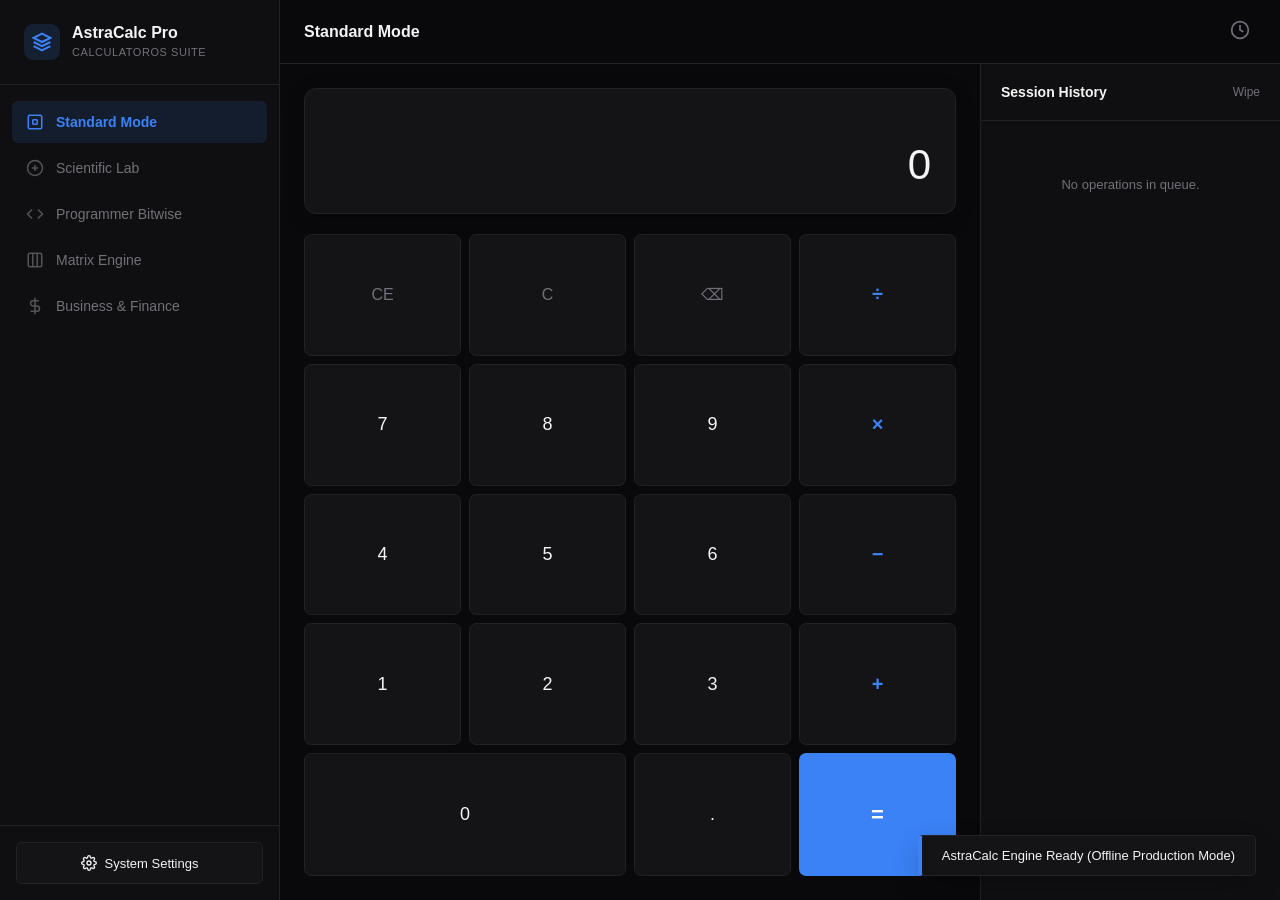
<file: WebDev-L2-Calculator/index.html>
<!DOCTYPE html>
<html lang="en">
<head>
    <meta charset="UTF-8">
    <meta name="viewport" content="width=device-width, initial-scale=1.0">
    <title>AstraCalc Pro - Next-Gen Desktop Calculator Suite</title>
    <link rel="stylesheet" href="styles.css">
</head>
<body data-theme="midnight" data-radius="medium" data-animation="normal" data-font="inter">
    <div class="app-container">
        <!-- Sidebar Navigation -->
        <aside class="sidebar" id="sidebar" aria-label="Application Navigation">
            <div class="sidebar-header">
                <div class="brand-logo">
                    <svg viewBox="0 0 24 24" fill="none" stroke="currentColor" stroke-width="2.5"><polygon points="12 2 2 7 12 12 22 7 12 2"></polygon><polyline points="2 17 12 22 22 17"></polyline><polyline points="2 12 12 17 22 12"></polyline></svg>
                </div>
                <div class="brand-details">
                    <h1 class="brand-title">AstraCalc Pro</h1>
                    <span class="brand-subtitle">CalculatorOS Suite</span>
                </div>
            </div>
            
            <nav class="sidebar-menu" aria-label="Calculator Modes">
                <button class="menu-item active" data-mode="standard">
                    <svg viewBox="0 0 24 24" fill="none" stroke="currentColor" stroke-width="2"><rect x="3" y="3" width="18" height="18" rx="2" ry="2"></rect><line x1="9" y1="9" x2="15" y2="9"></line><line x1="9" y1="15" x2="15" y2="15"></line><line x1="9" y1="9" x2="9" y2="15"></line><line x1="15" y1="9" x2="15" y2="15"></line></svg>
                    <span>Standard Mode</span>
                </button>
                <button class="menu-item" data-mode="scientific">
                    <svg viewBox="0 0 24 24" fill="none" stroke="currentColor" stroke-width="2"><circle cx="12" cy="12" r="10"></circle><line x1="8" y1="12" x2="16" y2="12"></line><line x1="12" y1="8" x2="12" y2="16"></line></svg>
                    <span>Scientific Lab</span>
                </button>
                <button class="menu-item" data-mode="programmer">
                    <svg viewBox="0 0 24 24" fill="none" stroke="currentColor" stroke-width="2"><polyline points="16 18 22 12 16 6"></polyline><polyline points="8 6 2 12 8 18"></polyline></svg>
                    <span>Programmer Bitwise</span>
                </button>
                <button class="menu-item" data-mode="matrix">
                    <svg viewBox="0 0 24 24" fill="none" stroke="currentColor" stroke-width="2"><rect x="3" y="3" width="18" height="18" rx="2"></rect><line x1="9" y1="3" x2="9" y2="21"></line><line x1="15" y1="3" x2="15" y2="21"></line></svg>
                    <span>Matrix Engine</span>
                </button>
                <button class="menu-item" data-mode="business">
                    <svg viewBox="0 0 24 24" fill="none" stroke="currentColor" stroke-width="2"><line x1="12" y1="1" x2="12" y2="23"></line><path d="M17 5H9.5a3.5 3.5 0 0 0 0 7h5a3.5 3.5 0 0 1 0 7H6"></path></svg>
                    <span>Business & Finance</span>
                </button>
            </nav>

            <div class="sidebar-footer">
                <button class="config-toggle-btn" id="openSettingsBtn">
                    <svg viewBox="0 0 24 24" fill="none" stroke="currentColor" stroke-width="2"><circle cx="12" cy="12" r="3"></circle><path d="M19.4 15a1.65 1.65 0 0 0 .33 1.82l.06.06a2 2 0 1 1-2.83 2.83l-.06-.06a1.65 1.65 0 0 0-1.82-.33 1.65 1.65 0 0 0-1 1.51V21a2 2 0 0 1-4 0v-.09A1.65 1.65 0 0 0 9 19.4a1.65 1.65 0 0 0-1.82.33l-.06.06a2 2 0 1 1-2.83-2.83l.06-.06a1.65 1.65 0 0 0 .33-1.82 1.65 1.65 0 0 0-1.51-1H3a2 2 0 0 1 0-4h.09A1.65 1.65 0 0 0 4.6 9a1.65 1.65 0 0 0-.33-1.82l-.06-.06a2 2 0 1 1 2.83-2.83l.06.06a1.65 1.65 0 0 0 1.82.33H9a1.65 1.65 0 0 0 1-1.51V3a2 2 0 0 1 4 0v.09a1.65 1.65 0 0 0 1 1.51 1.65 1.65 0 0 0 1.82-.33l.06-.06a2 2 0 1 1 2.83 2.83l-.06.06a1.65 1.65 0 0 0-.33 1.82V9a1.65 1.65 0 0 0 1.51 1H21a2 2 0 0 1 0 4h-.09a1.65 1.65 0 0 0-1.51 1z"></path></svg>
                    <span>System Settings</span>
                </button>
            </div>
        </aside>

        <!-- Main Content Area -->
        <main class="main-viewport" aria-label="Workspace">
            <!-- Global App Header Bar -->
            <header class="app-header">
                <button class="sidebar-toggle" id="sidebarToggle" aria-label="Toggle Navigation Sidebar">
                    <svg viewBox="0 0 24 24" fill="none" stroke="currentColor" stroke-width="2"><line x1="3" y1="12" x2="21" y2="12"></line><line x1="3" y1="6" x2="21" y2="6"></line><line x1="3" y1="18" x2="21" y2="18"></line></svg>
                </button>
                <div class="current-mode-title" id="viewTitle">Standard Mode</div>
                <div class="header-actions">
                    <button class="action-icon-btn" id="historyToggleBtn" title="Toggle Calculation Log">
                        <svg viewBox="0 0 24 24" fill="none" stroke="currentColor" stroke-width="2"><circle cx="12" cy="12" r="10"></circle><polyline points="12 6 12 12 16 14"></polyline></svg>
                    </button>
                </div>
            </header>

            <div class="workspace-body">
                <!-- Workspace Panels Layer -->
                <div class="panels-container">
                    
                    <!-- MODULE 1: STANDARD CALCULATOR -->
                    <section class="calc-module active" idmod="standard" aria-label="Standard Entry Grid">
                        <div class="display-container">
                            <div class="expression-line" id="standardExpr" aria-live="polite"></div>
                            <input type="text" class="result-line" id="standardResult" value="0" readonly aria-label="Result View">
                        </div>
                        <div class="grid-keyboard standard-grid">
                            <button class="btn btn-func" data-action="clear">CE</button>
                            <button class="btn btn-func" data-action="clearAll">C</button>
                            <button class="btn btn-func" data-action="backspace">⌫</button>
                            <button class="btn btn-op" data-token="/">÷</button>
                            
                            <button class="btn btn-num">7</button>
                            <button class="btn btn-num">8</button>
                            <button class="btn btn-num">9</button>
                            <button class="btn btn-op" data-token="*">×</button>
                            
                            <button class="btn btn-num">4</button>
                            <button class="btn btn-num">5</button>
                            <button class="btn btn-num">6</button>
                            <button class="btn btn-op" data-token="-">−</button>
                            
                            <button class="btn btn-num">1</button>
                            <button class="btn btn-num">2</button>
                            <button class="btn btn-num">3</button>
                            <button class="btn btn-op" data-token="+">+</button>
                            
                            <button class="btn btn-num" style="grid-column: span 2;">0</button>
                            <button class="btn btn-num">.</button>
                            <button class="btn btn-action equals-btn" data-action="evaluate">=</button>
                        </div>
                    </section>

                    <!-- MODULE 2: SCIENTIFIC LAB -->
                    <section class="calc-module" idmod="scientific" aria-label="Scientific Grid Lab">
                        <div class="display-container">
                            <div class="expression-line" id="scientificExpr" aria-live="polite"></div>
                            <input type="text" class="result-line" id="scientificResult" value="0" readonly aria-label="Scientific Result View">
                        </div>
                        <div class="scientific-layout-grid">
                            <!-- Memory Controls sub-strip -->
                            <div class="memory-strip">
                                <button class="mem-btn" data-mem="mc">MC</button>
                                <button class="mem-btn" data-mem="mr">MR</button>
                                <button class="mem-btn" data-mem="ms">MS</button>
                                <button class="mem-btn" data-mem="m+">M+</button>
                                <button class="mem-btn" data-mem="m-">M-</button>
                            </div>
                            <div class="grid-keyboard scientific-grid">
                                <button class="btn btn-sci" data-sci="sin">sin</button>
                                <button class="btn btn-sci" data-sci="cos">cos</button>
                                <button class="btn btn-sci" data-sci="tan">tan</button>
                                <button class="btn btn-sci" data-sci="log">log</button>
                                <button class="btn btn-sci" data-sci="ln">ln</button>

                                <button class="btn btn-sci" data-sci="sqrt">√</button>
                                <button class="btn btn-sci" data-sci="sqr">x²</button>
                                <button class="btn btn-sci" data-sci="cube">x³</button>
                                <button class="btn btn-op" data-token="^">xʸ</button>
                                <button class="btn btn-sci" data-sci="fact">!</button>

                                <button class="btn btn-sci" data-sci="pi">π</button>
                                <button class="btn btn-sci" data-sci="e">e</button>
                                <button class="btn btn-sci" data-sci="abs">abs</button>
                                <button class="btn btn-op" data-token="%">%</button>
                                <button class="btn btn-func" data-action="backspace">⌫</button>

                                <button class="btn btn-num">7</button>
                                <button class="btn btn-num">8</button>
                                <button class="btn btn-num">9</button>
                                <button class="btn btn-func" data-action="clearAll">C</button>
                                <button class="btn btn-op" data-token="/">÷</button>

                                <button class="btn btn-num">4</button>
                                <button class="btn btn-num">5</button>
                                <button class="btn btn-num">6</button>
                                <button class="btn btn-op" data-token="*">×</button>
                                <button class="btn btn-op" data-token="-">−</button>

                                <button class="btn btn-num">1</button>
                                <button class="btn btn-num">2</button>
                                <button class="btn btn-num">3</button>
                                <button class="btn btn-op" data-token="+">+</button>
                                <button class="btn btn-action equals-btn" style="grid-row: span 2;" data-action="evaluate">=</button>

                                <button class="btn btn-num" style="grid-column: span 2;">0</button>
                                <button class="btn btn-num">.</button>
                                <button class="btn btn-sci" data-sci="neg">±</button>
                            </div>
                        </div>
                    </section>

                    <!-- MODULE 3: PROGRAMMER BITWISE -->
                    <section class="calc-module" idmod="programmer" aria-label="Programmer Radix Control">
                        <div class="programmer-radix-readout">
                            <div class="radix-row active" data-base="10">
                                <span class="lbl">DEC</span><span class="val" id="decReadout">0</span>
                            </div>
                            <div class="radix-row" data-base="16">
                                <span class="lbl">HEX</span><span class="val" id="hexReadout">0</span>
                            </div>
                            <div class="radix-row" data-base="8">
                                <span class="lbl">OCT</span><span class="val" id="octReadout">0</span>
                            </div>
                            <div class="radix-row" data-base="2">
                                <span class="lbl">BIN</span><span class="val" id="binReadout">0</span>
                            </div>
                        </div>
                        <div class="display-container">
                            <input type="text" class="result-line" id="programmerDisplay" value="0" readonly>
                        </div>
                        <div class="grid-keyboard programmer-grid">
                            <button class="btn btn-alpha" data-hex="A">A</button>
                            <button class="btn btn-alpha" data-hex="B">B</button>
                            <button class="btn btn-op" data-prog-op="AND">AND</button>
                            <button class="btn btn-op" data-prog-op="OR">OR</button>
                            <button class="btn btn-func" data-action="clearAll">C</button>
                            <button class="btn btn-func" data-action="backspace">⌫</button>

                            <button class="btn btn-alpha" data-hex="C">C</button>
                            <button class="btn btn-alpha" data-hex="D">D</button>
                            <button class="btn btn-op" data-prog-op="XOR">XOR</button>
                            <button class="btn btn-op" data-prog-op="NOT">NOT</button>
                            <button class="btn btn-num">7</button>
                            <button class="btn btn-num">8</button>

                            <button class="btn btn-alpha" data-hex="E">E</button>
                            <button class="btn btn-alpha" data-hex="F">F</button>
                            <button class="btn btn-op" data-prog-op="LSH">LSH</button>
                            <button class="btn btn-op" data-prog-op="RSH">RSH</button>
                            <button class="btn btn-num">4</button>
                            <button class="btn btn-num">5</button>

                            <button class="btn btn-num" style="grid-column: span 2;">9</button>
                            <button class="btn btn-num">1</button>
                            <button class="btn btn-num">2</button>
                            <button class="btn btn-num">3</button>
                            <button class="btn btn-num">6</button>

                            <button class="btn btn-num" style="grid-column: span 2;">0</button>
                            <button class="btn btn-action equals-btn" style="grid-column: span 4;" data-action="progCalc">=</button>
                        </div>
                    </section>

                    <!-- MODULE 4: MATRIX ENGINE -->
                    <section class="calc-module" idmod="matrix" aria-label="Matrix Processing Form">
                        <div class="matrix-workbench">
                            <div class="matrix-card">
                                <h3>Matrix A (3x3)</h3>
                                <div class="matrix-grid-inputs" id="matrixAContainer">
                                    <!-- Populated programmatically -->
                                </div>
                            </div>
                            <div class="matrix-card">
                                <h3>Matrix B (3x3)</h3>
                                <div class="matrix-grid-inputs" id="matrixBContainer">
                                    <!-- Populated programmatically -->
                                </div>
                            </div>
                        </div>
                        <div class="matrix-controls-toolbar">
                            <button class="btn btn-panel-action" data-matrix-op="add">A + B</button>
                            <button class="btn btn-panel-action" data-matrix-op="subtract">A - B</button>
                            <button class="btn btn-panel-action" data-matrix-op="detA">Det (A)</button>
                            <button class="btn btn-panel-action" data-matrix-op="transposeA">Transpose (A)</button>
                            <button class="btn btn-panel-action" data-matrix-op="clearMatrix">Clear Matrices</button>
                        </div>
                        <div class="matrix-output-card">
                            <h4>Result Output Terminal</h4>
                            <div id="matrixResultView" class="matrix-terminal-readout">Initialize matrices or perform operation...</div>
                        </div>
                    </section>

                    <!-- MODULE 5: BUSINESS & FINANCE -->
                    <section class="calc-module" idmod="business" aria-label="Financial Application Controls">
                        <div class="finance-workspace-grid">
                            <!-- Section: EMI/Loan -->
                            <div class="finance-form-card">
                                <h3>Loan EMI Calculator</h3>
                                <div class="form-row">
                                    <label for="emiPrincipal">Principal Amount</label>
                                    <input type="number" id="emiPrincipal" value="100000">
                                </div>
                                <div class="form-row">
                                    <label for="emiRate">Annual Interest (%)</label>
                                    <input type="number" id="emiRate" value="7.5" step="0.1">
                                </div>
                                <div class="form-row">
                                    <label for="emiTenure">Tenure (Months)</label>
                                    <input type="number" id="emiTenure" value="24">
                                </div>
                                <button class="btn btn-panel-action" id="calcEmiBtn">Calculate EMI</button>
                                <div class="form-result-snippet" id="emiOutput">Monthly Installment: --</div>
                            </div>

                            <!-- Section: Tax/VAT/GST -->
                            <div class="finance-form-card">
                                <h3>Tax / GST Engine</h3>
                                <div class="form-row">
                                    <label for="taxAmount">Net Amount</label>
                                    <input type="number" id="taxAmount" value="5000">
                                </div>
                                <div class="form-row">
                                    <label for="taxRate">Tax Rate Percentage (%)</label>
                                    <input type="number" id="taxRate" value="18">
                                </div>
                                <div class="form-button-cluster">
                                    <button class="btn btn-panel-action" id="taxAddBtn">Add Tax</button>
                                    <button class="btn btn-panel-action" id="taxRemoveBtn">Remove Tax</button>
                                </div>
                                <div class="form-result-snippet" id="taxOutput">Calculated Values: --</div>
                            </div>
                        </div>
                    </section>

                </div>

                <!-- Global Collapsible History Side View -->
                <aside class="history-sidebar" id="historySidebar" aria-label="Calculation History Log">
                    <div class="history-title-bar">
                        <h2>Session History</h2>
                        <button class="history-clear-action-btn" id="clearHistoryBtn" title="Wipe History Logs">Wipe</button>
                    </div>
                    <div class="history-items-stack" id="historyItemsContainer">
                        <div class="history-empty-state">No operations in queue.</div>
                    </div>
                </aside>

            </div>
        </main>
    </div>

    <!-- UI Experience Personalization Panel Backdrop Modal -->
    <div class="modal-backdrop" id="settingsModal" aria-hidden="true">
        <div class="modal-surface" role="dialog" aria-modal="true" aria-labelledby="settingsModalTitle">
            <div class="modal-header">
                <h2 id="settingsModalTitle">Theme Design Customizer</h2>
                <button class="modal-close-btn" id="closeSettingsBtn" aria-label="Close Settings Panel">&times;</button>
            </div>
            <div class="modal-body-scroll">
                <!-- Theme Select Swatches -->
                <div class="settings-control-section">
                    <h3>Base Aesthetic Profile</h3>
                    <div class="theme-swatch-grid">
                        <button class="swatch active" data-swatch="midnight" style="background:#09090b; color:#fff;">Midnight</button>
                        <button class="swatch" data-swatch="jetblack" style="background:#000000; color:#fff;">Jet Black</button>
                        <button class="swatch" data-swatch="charcoal" style="background:#1c1917; color:#f5f5f4;">Charcoal</button>
                        <button class="swatch" data-swatch="graphite" style="background:#18181b; color:#f4f4f5;">Graphite</button>
                        <button class="swatch" data-swatch="glass" style="background:linear-gradient(135deg, #1e1b4b, #311042); color:#fff;">Glassmorphic</button>
                    </div>
                </div>

                <!-- Accent Color Configuration -->
                <div class="settings-control-section">
                    <h3>Accent Highlight Hue</h3>
                    <div class="accent-color-strip">
                        <button class="accent-dot active" data-accent="electric-blue" style="background:#3b82f6;" title="Electric Blue"></button>
                        <button class="accent-dot" data-accent="emerald" style="background:#10b981;" title="Emerald Mint"></button>
                        <button class="accent-dot" data-accent="crimson" style="background:#ef4444;" title="Crimson Red"></button>
                        <button class="accent-dot" data-accent="royal-purple" style="background:#8b5cf6;" title="Royal Purple"></button>
                        <button class="accent-dot" data-accent="gold" style="background:#f59e0b;" title="Gold Dust"></button>
                    </div>
                </div>

                <!-- Layout Structural Metrics Customization Sliders -->
                <div class="settings-control-section">
                    <h3>Layout Engineering Variables</h3>
                    <div class="slider-row">
                        <label>Card Corner Radius</label>
                        <select id="settingRadius" class="custom-select">
                            <option value="none">Sharp Corners (0px)</option>
                            <option value="small">Subtle (6px)</option>
                            <option value="medium" selected>Fluent Rounded (12px)</option>
                            <option value="large">Deep Arc (24px)</option>
                        </select>
                    </div>
                    <div class="slider-row">
                        <label>Interface Font Engine</label>
                        <select id="settingFont" class="custom-select">
                            <option value="inter">Inter Display</option>
                            <option value="system">SF Pro / System Default</option>
                            <option value="monospace">Space Grotesk / Tech</option>
                        </select>
                    </div>
                    <div class="slider-row">
                        <label>Transition Animation Profile</label>
                        <select id="settingAnimation" class="custom-select">
                            <option value="none">Instant (0ms)</option>
                            <option value="snappy">Snappy (150ms)</option>
                            <option value="normal" selected>Smooth Motion (300ms)</option>
                        </select>
                    </div>
                </div>
            </div>
        </div>
    </div>

    <!-- Interactive System Message Toasts Container -->
    <div class="toast-boundary-anchor" id="toastContainer"></div>

    <script src="app.js"></script>
</body>
</html>
</file>
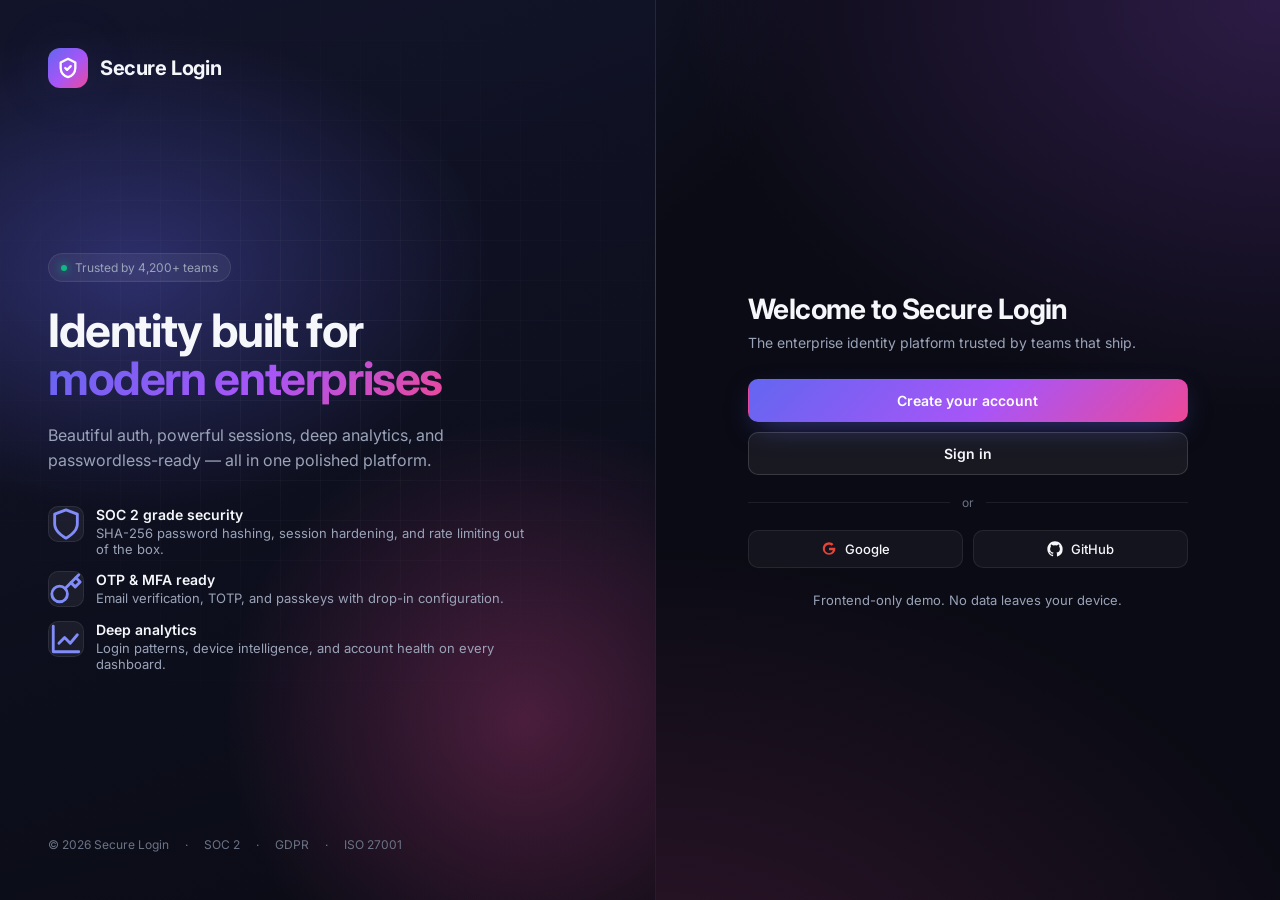
<file: WebDev-L2-LoginAuthenticationSystem/index.html>
<!doctype html>
<html lang="en" data-theme="dark">
<head>
  <meta charset="utf-8" />
  <meta name="viewport" content="width=device-width, initial-scale=1" />
  <title>Secure Login Enterprise Authentication Platform</title>
  <meta name="description" content="A premium, frontend-only authentication platform with OTP verification, secure sessions, analytics, and beautiful dashboards." />
  <meta property="og:title" content="Secure Login" />
  <meta property="og:description" content="Enterprise authentication platform demo." />
  <meta property="og:type" content="website" />
  <meta name="twitter:card" content="summary_large_image" />
  <link rel="icon" href="data:image/svg+xml,%3Csvg xmlns='http://www.w3.org/2000/svg' viewBox='0 0 32 32'%3E%3Cdefs%3E%3ClinearGradient id='g' x1='0' y1='0' x2='1' y2='1'%3E%3Cstop offset='0' stop-color='%236366f1'/%3E%3Cstop offset='1' stop-color='%23ec4899'/%3E%3C/linearGradient%3E%3C/defs%3E%3Crect width='32' height='32' rx='8' fill='url(%23g)'/%3E%3Cpath d='M16 6 8 9v6c0 5 3.5 8.5 8 10 4.5-1.5 8-5 8-10V9l-8-3z' fill='none' stroke='white' stroke-width='2' stroke-linejoin='round'/%3E%3Cpath d='m12 15 3 3 5-5' fill='none' stroke='white' stroke-width='2' stroke-linecap='round' stroke-linejoin='round'/%3E%3C/svg%3E" />
  <link rel="preconnect" href="https://fonts.googleapis.com" />
  <link rel="preconnect" href="https://fonts.gstatic.com" crossorigin />
  <link href="https://fonts.googleapis.com/css2?family=Inter:wght@400;500;600;700;800&display=swap" rel="stylesheet" />
  <link rel="stylesheet" href="./style.css" />
</head>
<body>
  <div id="app"></div>
  <div class="toast-wrap" id="toasts"></div>
  <script src="./script.js"></script>
</body>
</html>
</file>
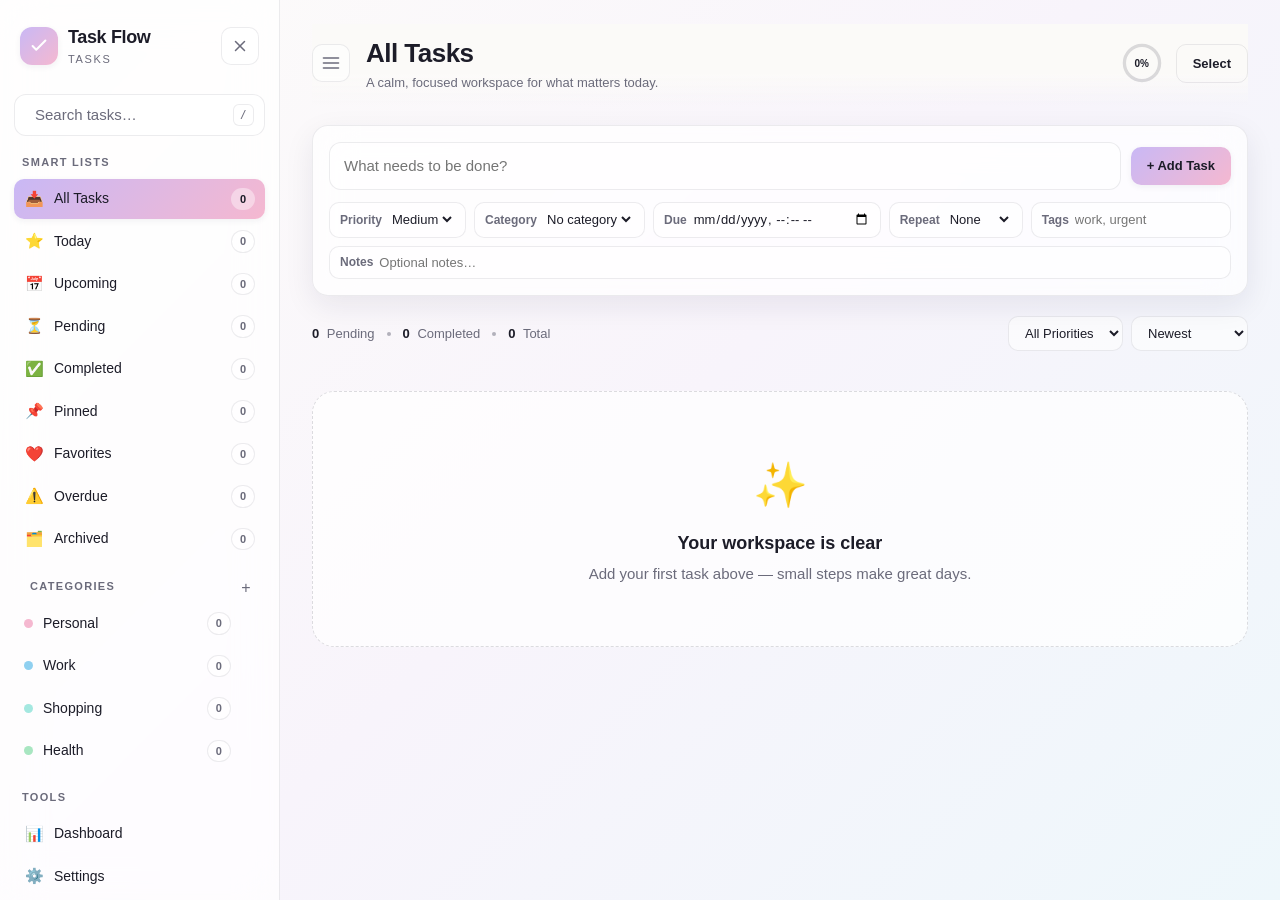
<file: WebDev-L2-To-DoWebApp/index.html>
<!DOCTYPE html>
<html lang="en">
<head>
<meta charset="UTF-8" />
<meta name="viewport" content="width=device-width, initial-scale=1.0" />
<meta name="description" content="Lumen Tasks — a premium offline productivity app for managing your day." />
<title>Task Flow To-Do App</title>
<link rel="stylesheet" href="style.css" />
<link rel="icon" href="assets/icons/favicon.svg" type="image/svg+xml" />
</head>
<body>
<div id="app" class="app" data-theme="light">
  <!-- Sidebar -->
  <aside class="sidebar" id="sidebar" aria-label="Main navigation">
    <div class="brand">
      <div class="brand-mark" aria-hidden="true">
        <svg viewBox="0 0 24 24" width="22" height="22" fill="none" stroke="currentColor" stroke-width="2.2" stroke-linecap="round" stroke-linejoin="round"><path d="M5 12l4 4L19 6"/></svg>
      </div>
      <div>
        <h1 class="brand-name">Task Flow</h1>
        <p class="brand-tag">Tasks</p>
      </div>
      <button class="icon-btn sidebar-close" id="sidebarClose" aria-label="Close sidebar">
        <svg viewBox="0 0 24 24" width="18" height="18" fill="none" stroke="currentColor" stroke-width="2" stroke-linecap="round" stroke-linejoin="round"><line x1="18" y1="6" x2="6" y2="18"/><line x1="6" y1="6" x2="18" y2="18"/></svg>
      </button>
    </div>

    <div class="search-wrap">
      <svg viewBox="0 0 24 24" width="16" height="16" fill="none" stroke="currentColor" stroke-width="2" stroke-linecap="round" stroke-linejoin="round"><circle cx="11" cy="11" r="8"/><line x1="21" y1="21" x2="16.65" y2="16.65"/></svg>
      <input id="searchInput" type="search" placeholder="Search tasks…" aria-label="Search tasks" />
      <kbd>/</kbd>
    </div>

    <nav class="nav-group" aria-label="Smart lists">
      <p class="nav-title">Smart Lists</p>
      <ul class="nav-list" id="smartLists">
        <li><button class="nav-item active" data-view="all"><span class="ni-ic">📥</span><span>All Tasks</span><span class="badge" data-count="all">0</span></button></li>
        <li><button class="nav-item" data-view="today"><span class="ni-ic">⭐</span><span>Today</span><span class="badge" data-count="today">0</span></button></li>
        <li><button class="nav-item" data-view="upcoming"><span class="ni-ic">📅</span><span>Upcoming</span><span class="badge" data-count="upcoming">0</span></button></li>
        <li><button class="nav-item" data-view="pending"><span class="ni-ic">⏳</span><span>Pending</span><span class="badge" data-count="pending">0</span></button></li>
        <li><button class="nav-item" data-view="completed"><span class="ni-ic">✅</span><span>Completed</span><span class="badge" data-count="completed">0</span></button></li>
        <li><button class="nav-item" data-view="pinned"><span class="ni-ic">📌</span><span>Pinned</span><span class="badge" data-count="pinned">0</span></button></li>
        <li><button class="nav-item" data-view="favorites"><span class="ni-ic">❤️</span><span>Favorites</span><span class="badge" data-count="favorites">0</span></button></li>
        <li><button class="nav-item" data-view="overdue"><span class="ni-ic">⚠️</span><span>Overdue</span><span class="badge" data-count="overdue">0</span></button></li>
        <li><button class="nav-item" data-view="archived"><span class="ni-ic">🗂️</span><span>Archived</span><span class="badge" data-count="archived">0</span></button></li>
      </ul>
    </nav>

    <nav class="nav-group" aria-label="Categories">
      <div class="nav-title-row">
        <p class="nav-title">Categories</p>
        <button class="mini-btn" id="addCategoryBtn" aria-label="Add category">+</button>
      </div>
      <ul class="nav-list" id="categoryList"></ul>
    </nav>

    <nav class="nav-group" aria-label="Tools">
      <p class="nav-title">Tools</p>
      <ul class="nav-list">
        <li><button class="nav-item" id="openDashboard"><span class="ni-ic">📊</span><span>Dashboard</span></button></li>
        <li><button class="nav-item" id="openSettings"><span class="ni-ic">⚙️</span><span>Settings</span></button></li>
        <li><button class="nav-item" id="exportBtn"><span class="ni-ic">⬇️</span><span>Export JSON</span></button></li>
        <li><button class="nav-item" id="importBtn"><span class="ni-ic">⬆️</span><span>Import JSON</span></button></li>
        <li><button class="nav-item" id="printBtn"><span class="ni-ic">🖨️</span><span>Print</span></button></li>
      </ul>
    </nav>

    <div class="sidebar-footer">
      <button class="theme-toggle" id="themeToggle" aria-label="Toggle theme">
        <span class="tt-thumb"></span>
        <span class="tt-label light">☀️ Light</span>
        <span class="tt-label dark">🌙 Dark</span>
      </button>
    </div>
  </aside>

  <!-- Main -->
  <main class="main" aria-label="Task workspace">
    <header class="topbar">
      <button class="icon-btn menu-btn" id="menuBtn" aria-label="Open sidebar">
        <svg viewBox="0 0 24 24" width="20" height="20" fill="none" stroke="currentColor" stroke-width="2" stroke-linecap="round" stroke-linejoin="round"><line x1="3" y1="6" x2="21" y2="6"/><line x1="3" y1="12" x2="21" y2="12"/><line x1="3" y1="18" x2="21" y2="18"/></svg>
      </button>
      <div class="topbar-title">
        <h2 id="viewTitle">All Tasks</h2>
        <p id="viewSubtitle" class="muted">A calm, focused workspace for what matters today.</p>
      </div>
      <div class="topbar-actions">
        <div class="progress-ring" title="Today's progress">
          <svg viewBox="0 0 40 40" width="44" height="44" aria-hidden="true">
            <circle cx="20" cy="20" r="16" class="ring-bg"/>
            <circle cx="20" cy="20" r="16" class="ring-fg" id="ringFg" style="stroke-dasharray:100.5; stroke-dashoffset:100.5"/>
          </svg>
          <span id="ringLabel">0%</span>
        </div>
        <button class="btn ghost" id="bulkBtn" aria-pressed="false">Select</button>
      </div>
    </header>

    <!-- Add task -->
    <section class="add-card glass" aria-label="Add new task">
      <form id="addForm" autocomplete="off">
        <div class="add-row">
          <input id="taskInput" type="text" placeholder="What needs to be done?" maxlength="200" required aria-label="Task title" />
          <button type="submit" class="btn primary"><span>+ Add Task</span></button>
        </div>
        <div class="add-meta">
          <label class="chip"><span>Priority</span>
            <select id="taskPriority" aria-label="Priority">
              <option value="low">Low</option>
              <option value="medium" selected>Medium</option>
              <option value="high">High</option>
              <option value="urgent">Urgent</option>
            </select>
          </label>
          <label class="chip"><span>Category</span>
            <select id="taskCategory" aria-label="Category"></select>
          </label>
          <label class="chip"><span>Due</span>
            <input id="taskDue" type="datetime-local" aria-label="Due date and time" />
          </label>
          <label class="chip"><span>Repeat</span>
            <select id="taskRepeat" aria-label="Repeat">
              <option value="none">None</option>
              <option value="daily">Daily</option>
              <option value="weekly">Weekly</option>
              <option value="monthly">Monthly</option>
              <option value="yearly">Yearly</option>
            </select>
          </label>
          <label class="chip grow"><span>Tags</span>
            <input id="taskTags" type="text" placeholder="work, urgent" aria-label="Tags (comma separated)" />
          </label>
          <label class="chip grow"><span>Notes</span>
            <input id="taskNotes" type="text" placeholder="Optional notes…" aria-label="Notes" />
          </label>
        </div>
      </form>
    </section>

    <!-- Toolbar -->
    <section class="toolbar" aria-label="Filters and sorting">
      <div class="stats">
        <span class="stat"><b id="statPending">0</b> Pending</span>
        <span class="dot"></span>
        <span class="stat"><b id="statCompleted">0</b> Completed</span>
        <span class="dot"></span>
        <span class="stat"><b id="statTotal">0</b> Total</span>
      </div>
      <div class="controls">
        <select id="filterPriority" aria-label="Filter by priority">
          <option value="">All Priorities</option>
          <option value="urgent">Urgent</option>
          <option value="high">High</option>
          <option value="medium">Medium</option>
          <option value="low">Low</option>
        </select>
        <select id="sortBy" aria-label="Sort by">
          <option value="newest">Newest</option>
          <option value="oldest">Oldest</option>
          <option value="alpha">Alphabetical</option>
          <option value="priority">Priority</option>
          <option value="due">Due Date</option>
        </select>
      </div>
    </section>

    <!-- Bulk bar -->
    <div class="bulk-bar hidden" id="bulkBar" role="region" aria-label="Bulk actions">
      <span><b id="bulkCount">0</b> selected</span>
      <div class="bulk-actions">
        <button class="btn" data-bulk="complete">Complete</button>
        <button class="btn" data-bulk="restore">Restore</button>
        <button class="btn danger" data-bulk="delete">Delete</button>
        <button class="btn ghost" data-bulk="cancel">Cancel</button>
      </div>
    </div>

    <!-- Task list -->
    <section class="task-list" id="taskList" aria-live="polite"></section>

    <!-- Empty state -->
    <div class="empty hidden" id="emptyState">
      <div class="empty-illustration">✨</div>
      <h3>Your workspace is clear</h3>
      <p>Add your first task above — small steps make great days.</p>
    </div>
  </main>
</div>

<!-- Edit Modal -->
<div class="modal-backdrop hidden" id="editModal" role="dialog" aria-modal="true" aria-labelledby="editTitle">
  <div class="modal glass">
    <header class="modal-head">
      <h3 id="editTitle">Edit Task</h3>
      <button class="icon-btn" data-close-modal aria-label="Close">✕</button>
    </header>
    <form id="editForm" class="modal-body">
      <label class="field"><span>Title</span><input id="editTitleInput" type="text" required maxlength="200" /></label>
      <label class="field"><span>Description</span><textarea id="editDesc" rows="3" placeholder="Add a description…"></textarea></label>
      <div class="grid-2">
        <label class="field"><span>Priority</span>
          <select id="editPriority"><option value="low">Low</option><option value="medium">Medium</option><option value="high">High</option><option value="urgent">Urgent</option></select>
        </label>
        <label class="field"><span>Category</span><select id="editCategory"></select></label>
        <label class="field"><span>Due</span><input id="editDue" type="datetime-local" /></label>
        <label class="field"><span>Repeat</span>
          <select id="editRepeat"><option value="none">None</option><option value="daily">Daily</option><option value="weekly">Weekly</option><option value="monthly">Monthly</option><option value="yearly">Yearly</option></select>
        </label>
        <label class="field"><span>Tags</span><input id="editTags" type="text" placeholder="comma, separated" /></label>
        <label class="field"><span>Notes</span><input id="editNotes" type="text" /></label>
      </div>
      <footer class="modal-foot">
        <button type="button" class="btn ghost" data-close-modal>Cancel</button>
        <button type="submit" class="btn primary">Save Changes</button>
      </footer>
    </form>
  </div>
</div>

<!-- Settings Modal -->
<div class="modal-backdrop hidden" id="settingsModal" role="dialog" aria-modal="true" aria-labelledby="settingsTitle">
  <div class="modal glass">
    <header class="modal-head">
      <h3 id="settingsTitle">Settings</h3>
      <button class="icon-btn" data-close-modal aria-label="Close">✕</button>
    </header>
    <div class="modal-body">
      <div class="setting-row">
        <label>Theme</label>
        <select id="setTheme"><option value="light">Light</option><option value="dark">Dark</option></select>
      </div>
      <div class="setting-row">
        <label>Accent Color</label>
        <div class="accent-swatches" id="accentSwatches">
          <button data-accent="pink" style="background:#f5b8d0"></button>
          <button data-accent="sky" style="background:#8fd0f0"></button>
          <button data-accent="lavender" style="background:#c9b8f5"></button>
          <button data-accent="cyan" style="background:#a4e8e0"></button>
          <button data-accent="peach" style="background:#f5c9a4"></button>
          <button data-accent="mint" style="background:#a8e6c1"></button>
        </div>
      </div>
      <div class="setting-row">
        <label>Font Size</label>
        <select id="setFont"><option value="sm">Small</option><option value="md" selected>Medium</option><option value="lg">Large</option></select>
      </div>
      <div class="setting-row">
        <label>Compact Mode</label>
        <input type="checkbox" id="setCompact" />
      </div>
      <div class="setting-row">
        <label>Animations</label>
        <input type="checkbox" id="setAnim" checked />
      </div>
      <div class="setting-row danger-row">
        <label>Reset All Data</label>
        <button class="btn danger" id="resetData">Clear Everything</button>
      </div>
    </div>
  </div>
</div>

<!-- Dashboard Modal -->
<div class="modal-backdrop hidden" id="dashboardModal" role="dialog" aria-modal="true" aria-labelledby="dashTitle">
  <div class="modal glass wide">
    <header class="modal-head">
      <h3 id="dashTitle">Productivity Dashboard</h3>
      <button class="icon-btn" data-close-modal aria-label="Close">✕</button>
    </header>
    <div class="modal-body dash-body">
      <div class="dash-grid">
        <div class="dash-card">
          <p class="dash-label">Completion</p>
          <h2 id="dashPct">0%</h2>
          <p class="muted" id="dashRatio">0 of 0</p>
        </div>
        <div class="dash-card">
          <p class="dash-label">Streak</p>
          <h2><span id="dashStreak">0</span> 🔥</h2>
          <p class="muted">consecutive days</p>
        </div>
        <div class="dash-card">
          <p class="dash-label">Most Productive Day</p>
          <h2 id="dashBestDay">—</h2>
          <p class="muted" id="dashBestDayCount">0 tasks</p>
        </div>
        <div class="dash-card">
          <p class="dash-label">Avg. Completion Time</p>
          <h2 id="dashAvgTime">—</h2>
          <p class="muted">from added to done</p>
        </div>
      </div>
      <div class="dash-section">
        <h4>Last 7 Days</h4>
        <div class="bar-chart" id="barChart"></div>
      </div>
      <div class="dash-section">
        <h4>Overview</h4>
        <div class="dash-mini">
          <div><b id="dashDaily">0</b><span>Today done</span></div>
          <div><b id="dashWeekly">0</b><span>This week</span></div>
          <div><b id="dashMonthly">0</b><span>This month</span></div>
          <div><b id="dashOverdue">0</b><span>Overdue</span></div>
        </div>
      </div>
    </div>
  </div>
</div>

<!-- Confirm dialog -->
<div class="modal-backdrop hidden" id="confirmModal" role="alertdialog" aria-modal="true" aria-labelledby="confirmTitle">
  <div class="modal glass small">
    <header class="modal-head"><h3 id="confirmTitle">Are you sure?</h3></header>
    <div class="modal-body"><p id="confirmMsg" class="muted">This action cannot be undone.</p></div>
    <footer class="modal-foot">
      <button class="btn ghost" id="confirmCancel">Cancel</button>
      <button class="btn danger" id="confirmOk">Confirm</button>
    </footer>
  </div>
</div>

<!-- Toasts -->
<div class="toast-stack" id="toastStack" aria-live="polite" aria-atomic="true"></div>

<!-- Floating Action Button (mobile) -->
<button class="fab" id="fab" aria-label="Quick add task">+</button>

<!-- Hidden file input -->
<input type="file" id="importFile" accept="application/json" hidden />

<script src="script.js"></script>
</body>
</html>
</file>
<file: WebDev-L2-Calculator/styles.css>
/* SYSTEM LEVEL DESIGN TOKENS AND VARIABLES */
:root {
    /* Palette Configurations */
    --bg-app: #09090b;
    --bg-sidebar: #121214;
    --bg-surface: #18181b;
    --bg-surface-hover: #27272a;
    --border-color: #27272a;
    --text-primary: #ffffff;
    --text-muted: #a1a1aa;
    
    /* Accent Default (Electric Blue) */
    --accent-color: #3b82f6;
    --accent-color-rgb: 59, 130, 246;
    --accent-text: #ffffff;

    /* Structural Framework defaults */
    --radius-multiplier: 12px;
    --transition-timing: 0.3s;
    --font-stack: 'Inter', -apple-system, BlinkMacSystemFont, "Segoe UI", Roboto, sans-serif;
    --glass-blur: 0px;
    --glass-bg-opacity: 1;
}

/* THEME VARIANT COMPOSITIONS */
body[data-theme="midnight"] {
    --bg-app: #09090b; --bg-sidebar: #0f0f11; --bg-surface: #141417; --bg-surface-hover: #222227; --border-color: #222226; --text-primary: #f4f4f5; --text-muted: #71717a;
}
body[data-theme="jetblack"] {
    --bg-app: #000000; --bg-sidebar: #050505; --bg-surface: #0a0a0a; --bg-surface-hover: #1a1a1a; --border-color: #1f1f1f; --text-primary: #ffffff; --text-muted: #888888;
}
body[data-theme="charcoal"] {
    --bg-app: #1c1917; --bg-sidebar: #141211; --bg-surface: #262220; --bg-surface-hover: #38322e; --border-color: #38322e; --text-primary: #fafaf9; --text-muted: #a8a29e;
}
body[data-theme="graphite"] {
    --bg-app: #18181b; --bg-sidebar: #0f0f11; --bg-surface: #202023; --bg-surface-hover: #2e2e33; --border-color: #2d2d30; --text-primary: #f4f4f5; --text-muted: #a1a1aa;
}
body[data-theme="glass"] {
    --bg-app: linear-gradient(135deg, #0f172a, #1e1b4b, #2e1065);
    --bg-sidebar: rgba(15, 23, 42, 0.45);
    --bg-surface: rgba(30, 41, 59, 0.4);
    --bg-surface-hover: rgba(51, 65, 85, 0.5);
    --border-color: rgba(255, 255, 255, 0.08);
    --text-primary: #f8fafc;
    --text-muted: #cbd5e1;
    --glass-blur: 20px;
    --glass-bg-opacity: 0.4;
}

/* ACCENT VARIANT COMPOSITIONS */
body[data-accent="emerald"] { --accent-color: #10b981; --accent-color-rgb: 16, 185, 129; }
body[data-accent="crimson"] { --accent-color: #ef4444; --accent-color-rgb: 239, 68, 68; }
body[data-accent="royal-purple"] { --accent-color: #8b5cf6; --accent-color-rgb: 139, 92, 246; }
body[data-accent="gold"] { --accent-color: #f59e0b; --accent-color-rgb: 245, 158, 11; }

/* STRUCTURAL MODIFIERS */
body[data-radius="none"] { --radius-multiplier: 0px; }
body[data-radius="small"] { --radius-multiplier: 6px; }
body[data-radius="large"] { --radius-multiplier: 24px; }
body[data-animation="none"] { --transition-timing: 0s; }
body[data-animation="snappy"] { --transition-timing: 0.15s; }
body[data-font="system"] { --font-stack: -apple-system, BlinkMacSystemFont, "Segoe UI", system-ui; }
body[data-font="monospace"] { --font-stack: "Space Grotesk", Courier, monospace; }

/* RESETS & GLOBAL STRUCTURAL SCENE */
* {
    box-sizing: border-box;
    margin: 0;
    padding: 0;
    font-family: var(--font-stack);
    -webkit-font-smoothing: antialiased;
}
body {
    background: var(--bg-app);
    color: var(--text-primary);
    overflow: hidden;
    height: 100vh;
    width: 100vw;
}

/* MAIN INTERFACE CONTAINER GRID */
.app-container {
    display: flex;
    width: 100%;
    height: 100%;
    position: relative;
}

/* SIDEBAR STYLING MATRIX */
.sidebar {
    width: 280px;
    background: var(--bg-sidebar);
    border-right: 1px solid var(--border-color);
    display: flex;
    flex-direction: column;
    backdrop-filter: blur(var(--glass-blur));
    transition: transform var(--transition-timing) cubic-bezier(0.4, 0, 0.2, 1), width var(--transition-timing) ease;
    z-index: 10;
}
.sidebar-header {
    padding: 24px;
    display: flex;
    align-items: center;
    gap: 12px;
    border-bottom: 1px solid var(--border-color);
}
.brand-logo {
    width: 36px;
    height: 36px;
    background: rgba(var(--accent-color-rgb), 0.15);
    color: var(--accent-color);
    border-radius: calc(var(--radius-multiplier) * 0.75);
    display: flex;
    align-items: center;
    justify-content: center;
}
.brand-logo svg { width: 20px; height: 20px; }
.brand-title { font-size: 16px; font-weight: 600; tracking: -0.02em; }
.brand-subtitle { font-size: 11px; color: var(--text-muted); text-transform: uppercase; letter-spacing: 0.05em; }

.sidebar-menu {
    flex: 1;
    padding: 16px 12px;
    display: flex;
    flex-direction: column;
    gap: 4px;
}
.menu-item {
    display: flex;
    align-items: center;
    gap: 12px;
    padding: 12px 14px;
    background: transparent;
    border: none;
    color: var(--text-muted);
    border-radius: calc(var(--radius-multiplier) * 0.5);
    cursor: pointer;
    text-align: left;
    font-size: 14px;
    font-weight: 500;
    transition: all var(--transition-timing) ease;
}
.menu-item svg { width: 18px; height: 18px; opacity: 0.7; transition: transform var(--transition-timing) ease; }
.menu-item:hover {
    background: var(--bg-surface-hover);
    color: var(--text-primary);
}
.menu-item:hover svg { transform: translateX(2px); }
.menu-item.active {
    background: rgba(var(--accent-color-rgb), 0.12);
    color: var(--accent-color);
    font-weight: 600;
}
.menu-item.active svg { opacity: 1; color: var(--accent-color); }

.sidebar-footer {
    padding: 16px;
    border-top: 1px solid var(--border-color);
}
.config-toggle-btn {
    width: 100%;
    display: flex;
    align-items: center;
    justify-content: center;
    gap: 8px;
    padding: 12px;
    background: var(--bg-surface);
    border: 1px solid var(--border-color);
    color: var(--text-primary);
    border-radius: calc(var(--radius-multiplier) * 0.5);
    cursor: pointer;
    font-size: 13px;
    font-weight: 500;
    transition: background var(--transition-timing) ease;
}
.config-toggle-btn:hover { background: var(--bg-surface-hover); }
.config-toggle-btn svg { width: 16px; height: 16px; }

/* VIEWPORT ENGINE AND MAIN LAYOUT AREA */
.main-viewport {
    flex: 1;
    display: flex;
    flex-direction: column;
    background: transparent;
    overflow: hidden;
    position: relative;
}
.app-header {
    height: 64px;
    border-bottom: 1px solid var(--border-color);
    display: flex;
    align-items: center;
    justify-content: space-between;
    padding: 0 24px;
    backdrop-filter: blur(var(--glass-blur));
}
.sidebar-toggle {
    display: none;
    background: transparent;
    border: none;
    color: var(--text-primary);
    cursor: pointer;
}
.sidebar-toggle svg { width: 20px; height: 20px; }
.current-mode-title { font-size: 16px; font-weight: 600; }
.action-icon-btn {
    background: transparent;
    border: none;
    color: var(--text-muted);
    cursor: pointer;
    padding: 6px;
    border-radius: 50%;
    transition: color var(--transition-timing) ease;
}
.action-icon-btn:hover { color: var(--text-primary); }
.action-icon-btn svg { width: 20px; height: 20px; }

/* DYNAMIC MODULE VISIBILITY ARCHITECTURE */
.workspace-body { display: flex; flex: 1; overflow: hidden; position: relative; }
.panels-container { flex: 1; position: relative; overflow-y: auto; height: 100%; padding: 24px; }
.calc-module {
    display: none;
    flex-direction: column;
    height: 100%;
    max-width: 900px;
    margin: 0 auto;
    gap: 20px;
    opacity: 0;
    transform: translateY(10px);
    transition: opacity var(--transition-timing) ease, transform var(--transition-timing) ease;
}
.calc-module.active { display: flex; opacity: 1; transform: translateY(0); }

/* ULTRA PREMIUM VALUE DISPLAYS */
.display-container {
    background: var(--bg-surface);
    border: 1px solid var(--border-color);
    border-radius: var(--radius-multiplier);
    padding: 24px;
    display: flex;
    flex-direction: column;
    align-items: flex-end;
    gap: 8px;
    min-height: 120px;
    justify-content: center;
    position: relative;
    box-shadow: 0 4px 20px -2px rgba(0, 0, 0, 0.3);
}
.expression-line {
    font-size: 15px;
    color: var(--text-muted);
    min-height: 20px;
    word-wrap: break-word;
    word-break: break-all;
    text-align: right;
    width: 100%;
}
.result-line {
    font-size: 42px;
    font-weight: 500;
    color: var(--text-primary);
    background: transparent;
    border: none;
    text-align: right;
    width: 100%;
    outline: none;
    pointer-events: auto;
}

/* KEYBOARD MATRICES GRIDS */
.grid-keyboard { display: grid; gap: 8px; flex: 1; min-height: 400px; }
.standard-grid { grid-template-columns: repeat(4, 1fr); }
.scientific-grid { grid-template-columns: repeat(5, 1fr); }
.programmer-grid { grid-template-columns: repeat(6, 1fr); }

/* COMPONENT INDIVIDUAL INTERACTIVE ELEMENT BUTTONS */
.btn {
    background: var(--bg-surface);
    border: 1px solid var(--border-color);
    color: var(--text-primary);
    font-size: 18px;
    font-weight: 500;
    border-radius: calc(var(--radius-multiplier) * 0.6);
    cursor: pointer;
    display: flex;
    align-items: center;
    justify-content: center;
    transition: background var(--transition-timing) ease, border-color var(--transition-timing) ease, transform 0.1s ease;
    user-select: none;
    outline: none;
}
.btn:hover { background: var(--bg-surface-hover); border-color: var(--text-muted); }
.btn:active { transform: scale(0.97); }
.btn-op { color: var(--accent-color); font-weight: 600; font-size: 20px; }
.btn-func { color: var(--text-muted); font-size: 16px; }
.btn-sci { font-size: 14px; background: rgba(var(--accent-color-rgb), 0.03); }
.btn-alpha { font-weight: 600; color: rgba(var(--accent-color-rgb), 0.8); }
.equals-btn { background: var(--accent-color) !important; color: var(--accent-text) !important; border: none; font-size: 22px; font-weight: 600; }
.equals-btn:hover { filter: brightness(1.15); }

/* SCIENTIFIC LAB DECORATION ELEMENTS */
.scientific-layout-grid { display: flex; flex-direction: column; gap: 10px; flex: 1; }
.memory-strip { display: flex; gap: 6px; justify-content: space-between; }
.mem-btn {
    flex: 1; padding: 8px; background: transparent; border: 1px solid var(--border-color);
    color: var(--text-muted); font-size: 11px; font-weight: 600; border-radius: calc(var(--radius-multiplier) * 0.4);
    cursor: pointer; text-align: center; transition: all var(--transition-timing) ease;
}
.mem-btn:hover { background: var(--bg-surface-hover); color: var(--text-primary); }

/* PROGRAMMER READOUT MATRICES */
.programmer-radix-readout {
    display: flex; flex-direction: column; gap: 4px; background: var(--bg-surface);
    border: 1px solid var(--border-color); padding: 12px; border-radius: var(--radius-multiplier);
}
.radix-row {
    display: flex; justify-content: space-between; padding: 6px 12px; border-radius: calc(var(--radius-multiplier) * 0.4);
    cursor: pointer; font-size: 13px; font-family: monospace; transition: background var(--transition-timing) ease;
}
.radix-row .lbl { color: var(--text-muted); font-weight: 600; }
.radix-row .val { color: var(--text-primary); word-break: break-all; text-align: right; }
.radix-row.active { background: rgba(var(--accent-color-rgb), 0.15); }
.radix-row.active .lbl { color: var(--accent-color); }

/* MATRIX LAB WORKBENCH SCENE */
.matrix-workbench { display: flex; gap: 16px; width: 100%; }
.matrix-card {
    flex: 1; background: var(--bg-surface); border: 1px solid var(--border-color);
    padding: 16px; border-radius: var(--radius-multiplier); display: flex; flex-direction: column; gap: 12px;
}
.matrix-card h3 { font-size: 14px; font-weight: 600; color: var(--text-muted); }
.matrix-grid-inputs { display: grid; grid-template-columns: repeat(3, 1fr); gap: 6px; }
.matrix-cell {
    width: 100%; background: var(--bg-app); border: 1px solid var(--border-color);
    color: var(--text-primary); text-align: center; padding: 10px; font-size: 14px;
    border-radius: calc(var(--radius-multiplier) * 0.4); outline: none;
}
.matrix-cell:focus { border-color: var(--accent-color); }
.matrix-controls-toolbar { display: flex; flex-wrap: wrap; gap: 8px; }
.btn-panel-action { padding: 12px 20px; font-size: 13px; font-weight: 600; background: var(--bg-surface); border: 1px solid var(--border-color); color: var(--text-primary); border-radius: calc(var(--radius-multiplier) * 0.5); cursor: pointer; transition: all var(--transition-timing) ease; }
.btn-panel-action:hover { background: var(--bg-surface-hover); border-color: var(--accent-color); }
.matrix-output-card { background: var(--bg-surface); border: 1px solid var(--border-color); padding: 16px; border-radius: var(--radius-multiplier); display: flex; flex-direction: column; gap: 8px; }
.matrix-output-card h4 { font-size: 12px; text-transform: uppercase; tracking: 0.05em; color: var(--text-muted); }
.matrix-terminal-readout { font-family: monospace; font-size: 14px; color: var(--accent-color); white-space: pre-wrap; background: var(--bg-app); padding: 12px; border-radius: calc(var(--radius-multiplier) * 0.5); border: 1px solid var(--border-color); min-height: 60px; }

/* FINANCIAL WORKSPACE GRIDS */
.finance-workspace-grid { display: grid; grid-template-columns: repeat(auto-fit, minmax(320px, 1fr)); gap: 16px; }
.finance-form-card { background: var(--bg-surface); border: 1px solid var(--border-color); padding: 20px; border-radius: var(--radius-multiplier); display: flex; flex-direction: column; gap: 14px; }
.finance-form-card h3 { font-size: 15px; font-weight: 600; border-bottom: 1px solid var(--border-color); padding-bottom: 8px; }
.form-row { display: flex; flex-direction: column; gap: 6px; }
.form-row label { font-size: 12px; color: var(--text-muted); font-weight: 500; }
.form-row input { background: var(--bg-app); border: 1px solid var(--border-color); color: var(--text-primary); padding: 10px; font-size: 14px; border-radius: calc(var(--radius-multiplier) * 0.4); outline: none; }
.form-row input:focus { border-color: var(--accent-color); }
.form-button-cluster { display: flex; gap: 8px; }
.form-button-cluster .btn-panel-action { flex: 1; }
.form-result-snippet { background: rgba(var(--accent-color-rgb), 0.08); border: 1px dashed rgba(var(--accent-color-rgb), 0.3); padding: 12px; text-align: center; font-weight: 600; font-size: 14px; border-radius: calc(var(--radius-multiplier) * 0.4); color: var(--text-primary); }

/* SIDE CALCULATION HISTORY CONTAINER LOG */
.history-sidebar {
    width: 300px; background: var(--bg-sidebar); border-left: 1px solid var(--border-color);
    display: flex; flex-direction: column; transition: transform var(--transition-timing) ease;
    backdrop-filter: blur(var(--glass-blur));
}
.history-sidebar.collapsed { width: 0px; display: none; }
.history-title-bar { padding: 20px; display: flex; justify-content: space-between; align-items: center; border-bottom: 1px solid var(--border-color); }
.history-title-bar h2 { font-size: 14px; font-weight: 600; }
.history-clear-action-btn { background: transparent; border: none; color: var(--text-muted); cursor: pointer; font-size: 12px; }
.history-clear-action-btn:hover { color: var(--text-primary); }
.history-items-stack { flex: 1; overflow-y: auto; padding: 16px; display: flex; flex-direction: column; gap: 12px; }
.history-item-node { background: var(--bg-surface); border: 1px solid var(--border-color); padding: 12px; border-radius: calc(var(--radius-multiplier) * 0.5); cursor: pointer; display: flex; flex-direction: column; align-items: flex-end; gap: 4px; transition: background var(--transition-timing) ease; }
.history-item-node:hover { background: var(--bg-surface-hover); }
.history-node-expr { font-size: 12px; color: var(--text-muted); }
.history-node-res { font-size: 16px; font-weight: 600; color: var(--accent-color); }
.history-empty-state { text-align: center; color: var(--text-muted); font-size: 13px; margin-top: 40px; }

/* MODAL CONFIGURATION BACKDROP LAYER SURFACES */
.modal-backdrop {
    position: fixed; top: 0; left: 0; width: 100vw; height: 100vh; background: rgba(0,0,0,0.7);
    display: none; align-items: center; justify-content: center; z-index: 100; backdrop-filter: blur(4px);
}
.modal-backdrop.active { display: flex; }
.modal-surface {
    background: var(--bg-sidebar); border: 1px solid var(--border-color); width: 100%; max-width: 480px;
    border-radius: var(--radius-multiplier); box-shadow: 0 20px 50px -10px rgba(0,0,0,0.5); display: flex; flex-direction: column; max-height: 85vh;
}
.modal-header { padding: 20px; border-bottom: 1px solid var(--border-color); display: flex; justify-content: space-between; align-items: center; }
.modal-header h2 { font-size: 16px; font-weight: 600; }
.modal-close-btn { background: transparent; border: none; color: var(--text-primary); font-size: 24px; cursor: pointer; }
.modal-body-scroll { padding: 20px; overflow-y: auto; display: flex; flex-direction: column; gap: 20px; }
.settings-control-section { display: flex; flex-direction: column; gap: 10px; }
.settings-control-section h3 { font-size: 13px; font-weight: 600; color: var(--text-muted); text-transform: uppercase; letter-spacing: 0.05em; }
.theme-swatch-grid { display: grid; grid-template-columns: repeat(2, 1fr); gap: 8px; }
.swatch { padding: 12px; border: 1px solid var(--border-color); border-radius: calc(var(--radius-multiplier) * 0.5); cursor: pointer; font-size: 13px; font-weight: 600; transition: border-color var(--transition-timing) ease; text-align: center; }
.swatch.active { border-color: var(--accent-color) !important; box-shadow: 0 0 0 2px rgba(var(--accent-color-rgb), 0.3); }
.accent-color-strip { display: flex; gap: 10px; }
.accent-dot { width: 32px; height: 32px; border-radius: 50%; border: 2px solid transparent; cursor: pointer; transition: transform var(--transition-timing) ease; }
.accent-dot.active { border-color: var(--text-primary); transform: scale(1.1); }
.slider-row { display: flex; justify-content: space-between; align-items: center; font-size: 14px; }
.custom-select { background: var(--bg-surface); border: 1px solid var(--border-color); color: var(--text-primary); padding: 8px 12px; border-radius: calc(var(--radius-multiplier) * 0.4); outline: none; }

/* TOAST FLOATING NOTIFICATIONS STRIPS */
.toast-boundary-anchor { position: fixed; bottom: 24px; right: 24px; display: flex; flex-direction: column; gap: 8px; z-index: 1000; }
.toast-node { background: var(--bg-surface); border: 1px solid var(--border-color); border-left: 4px solid var(--accent-color); color: var(--text-primary); padding: 12px 20px; font-size: 13px; font-weight: 500; border-radius: calc(var(--radius-multiplier) * 0.4); box-shadow: 0 10px 30px -5px rgba(0,0,0,0.3); animation: slideIn 0.25s cubic-bezier(0, 0, 0.2, 1) forwards; }
@keyframes slideIn { from { transform: translateX(100%); opacity: 0; } to { transform: translateX(0); opacity: 1; } }

/* RESPONSIVE RESPONSIVENESS MEDIA BOUNDS QUERY */
@media (max-width: 1024px) {
    .history-sidebar { position: absolute; right: 0; top: 64px; height: calc(100% - 64px); z-index: 50; box-shadow: -10px 0 30px rgba(0,0,0,0.2); }
}
@media (max-width: 768px) {
    .sidebar { position: absolute; left: 0; top: 0; height: 100%; transform: translateX(-100%); }
    .sidebar.mobile-open { transform: translateX(0); }
    .sidebar-toggle { display: block; }
}
</file>
<file: WebDev-L2-LoginAuthenticationSystem/style.css>
/* Secure Login - Enterprise Auth Platform */
:root {
  --primary: #6366f1;
  --primary-dark: #4f46e5;
  --primary-light: #818cf8;
  --accent: #a855f7;
  --accent-2: #ec4899;
  --success: #10b981;
  --error: #ef4444;
  --warning: #f59e0b;
  --info: #3b82f6;

  --bg: #0a0b14;
  --bg-2: #10121f;
  --surface: rgba(255,255,255,0.04);
  --surface-2: rgba(255,255,255,0.06);
  --border: rgba(255,255,255,0.08);
  --border-strong: rgba(255,255,255,0.14);
  --text: #f5f7fb;
  --text-muted: #9aa3b8;
  --text-dim: #6b7385;

  --glass: rgba(255,255,255,0.05);
  --glass-border: rgba(255,255,255,0.1);
  --shadow-lg: 0 20px 60px -20px rgba(0,0,0,0.6);
  --shadow-md: 0 8px 32px rgba(0,0,0,0.35);
  --shadow-glow: 0 0 60px -10px rgba(99,102,241,0.4);

  --radius: 14px;
  --radius-sm: 10px;
  --radius-lg: 22px;
  --font: 'Inter', -apple-system, BlinkMacSystemFont, 'Segoe UI', sans-serif;

  --gradient-primary: linear-gradient(135deg, #6366f1 0%, #a855f7 55%, #ec4899 100%);
  --gradient-bg: radial-gradient(1200px 800px at 10% -10%, rgba(99,102,241,0.25), transparent 60%),
                 radial-gradient(1000px 700px at 100% 0%, rgba(168,85,247,0.22), transparent 60%),
                 radial-gradient(1200px 900px at 50% 120%, rgba(236,72,153,0.18), transparent 60%),
                 var(--bg);
}

[data-theme="light"] {
  --bg: #f6f7fb;
  --bg-2: #ffffff;
  --surface: rgba(15,23,42,0.03);
  --surface-2: rgba(15,23,42,0.05);
  --border: rgba(15,23,42,0.08);
  --border-strong: rgba(15,23,42,0.16);
  --text: #0f172a;
  --text-muted: #475569;
  --text-dim: #64748b;
  --glass: rgba(255,255,255,0.65);
  --glass-border: rgba(15,23,42,0.08);
  --shadow-lg: 0 24px 60px -22px rgba(15,23,42,0.25);
  --shadow-md: 0 8px 24px rgba(15,23,42,0.08);
  --gradient-bg: radial-gradient(1200px 800px at 10% -10%, rgba(99,102,241,0.18), transparent 60%),
                 radial-gradient(1000px 700px at 100% 0%, rgba(168,85,247,0.14), transparent 60%),
                 radial-gradient(1200px 900px at 50% 120%, rgba(236,72,153,0.12), transparent 60%),
                 var(--bg);
}

* { box-sizing: border-box; margin: 0; padding: 0; }
html, body { height: 100%; }
body {
  font-family: var(--font);
  background: var(--gradient-bg);
  background-attachment: fixed;
  color: var(--text);
  -webkit-font-smoothing: antialiased;
  min-height: 100vh;
  overflow-x: hidden;
}
a { color: inherit; text-decoration: none; }
button { font-family: inherit; cursor: pointer; border: none; background: none; color: inherit; }
input, select, textarea { font-family: inherit; }
::-webkit-scrollbar { width: 10px; height: 10px; }
::-webkit-scrollbar-track { background: transparent; }
::-webkit-scrollbar-thumb { background: var(--border-strong); border-radius: 10px; }
::-webkit-scrollbar-thumb:hover { background: var(--primary); }

/* View system */
.view { display: none; animation: fadeUp .5s ease; }
.view.active { display: block; }
@keyframes fadeUp { from { opacity: 0; transform: translateY(8px);} to { opacity: 1; transform: translateY(0);} }
@keyframes pop { from { opacity: 0; transform: scale(.96);} to { opacity: 1; transform: scale(1);} }
@keyframes shimmer { 0%{background-position:-400px 0} 100%{background-position:400px 0} }
@keyframes spin { to { transform: rotate(360deg);} }
@keyframes pulse { 0%,100%{opacity:1} 50%{opacity:.5} }

/* ===== AUTH SHELL ===== */
.auth-shell {
  min-height: 100vh;
  display: grid;
  grid-template-columns: 1.05fr 1fr;
}
.auth-hero {
  position: relative;
  padding: 48px;
  display: flex;
  flex-direction: column;
  justify-content: space-between;
  overflow: hidden;
  background:
    radial-gradient(600px 400px at 20% 30%, rgba(99,102,241,0.35), transparent 60%),
    radial-gradient(500px 500px at 80% 80%, rgba(236,72,153,0.28), transparent 60%),
    linear-gradient(160deg, #12142a 0%, #0a0b14 100%);
  border-right: 1px solid var(--border);
}
[data-theme="light"] .auth-hero {
  background:
    radial-gradient(600px 400px at 20% 30%, rgba(99,102,241,0.22), transparent 60%),
    radial-gradient(500px 500px at 80% 80%, rgba(236,72,153,0.15), transparent 60%),
    linear-gradient(160deg, #ffffff 0%, #f0f2fa 100%);
}
.auth-hero::before {
  content: "";
  position: absolute; inset: 0;
  background-image:
    linear-gradient(rgba(255,255,255,0.04) 1px, transparent 1px),
    linear-gradient(90deg, rgba(255,255,255,0.04) 1px, transparent 1px);
  background-size: 40px 40px;
  mask-image: radial-gradient(600px 600px at 50% 40%, black, transparent 70%);
  pointer-events: none;
}
[data-theme="light"] .auth-hero::before {
  background-image:
    linear-gradient(rgba(15,23,42,0.04) 1px, transparent 1px),
    linear-gradient(90deg, rgba(15,23,42,0.04) 1px, transparent 1px);
}
.brand {
  display: flex; align-items: center; gap: 12px;
  font-weight: 700; font-size: 20px; letter-spacing: -0.02em;
  position: relative; z-index: 2;
}
.brand-mark {
  width: 40px; height: 40px; border-radius: 12px;
  background: var(--gradient-primary);
  display: grid; place-items: center;
  box-shadow: var(--shadow-glow);
  position: relative;
}
.brand-mark svg { width: 22px; height: 22px; }
.hero-content { position: relative; z-index: 2; max-width: 480px; }
.hero-eyebrow {
  display: inline-flex; align-items: center; gap: 8px;
  padding: 6px 12px; border-radius: 999px;
  background: var(--surface-2);
  border: 1px solid var(--border);
  font-size: 12px; color: var(--text-muted);
  margin-bottom: 24px;
}
.hero-eyebrow .dot { width: 6px; height: 6px; border-radius: 50%; background: var(--success); box-shadow: 0 0 10px var(--success); }
.hero-title {
  font-size: clamp(32px, 3.6vw, 52px);
  font-weight: 700; line-height: 1.05; letter-spacing: -0.03em;
  margin-bottom: 20px;
}
.hero-title .grad { background: var(--gradient-primary); -webkit-background-clip: text; background-clip: text; color: transparent; }
.hero-sub { color: var(--text-muted); font-size: 16px; line-height: 1.6; margin-bottom: 32px; }
.hero-feats { display: grid; gap: 14px; }
.hero-feat { display: flex; gap: 12px; align-items: flex-start; }
.hero-feat .ic {
  width: 36px; height: 36px; border-radius: 10px;
  background: var(--surface-2); border: 1px solid var(--border);
  display: grid; place-items: center; flex-shrink: 0;
  color: var(--primary-light);
}
.hero-feat h4 { font-size: 14px; font-weight: 600; margin-bottom: 2px; }
.hero-feat p { font-size: 13px; color: var(--text-muted); }
.hero-foot { position: relative; z-index: 2; color: var(--text-dim); font-size: 12px; display: flex; gap: 16px; }

.auth-panel {
  padding: 48px;
  display: flex;
  align-items: center;
  justify-content: center;
  position: relative;
}
.auth-card {
  width: 100%;
  max-width: 440px;
  animation: pop .4s ease;
}
.auth-card h1 { font-size: 28px; letter-spacing: -0.02em; margin-bottom: 8px; }
.auth-card .sub { color: var(--text-muted); margin-bottom: 28px; font-size: 14px; }

.form-group { margin-bottom: 16px; }
.form-row { display: grid; grid-template-columns: 1fr 1fr; gap: 12px; }
.label {
  display: block; font-size: 12px; font-weight: 500;
  color: var(--text-muted); margin-bottom: 6px; letter-spacing: 0.01em;
}
.input-wrap { position: relative; }
.input, .select, .textarea {
  width: 100%;
  padding: 12px 14px;
  background: var(--surface);
  border: 1px solid var(--border);
  border-radius: var(--radius-sm);
  color: var(--text);
  font-size: 14px;
  transition: border-color .2s, background .2s, box-shadow .2s;
  outline: none;
}
.input:focus, .select:focus, .textarea:focus {
  border-color: var(--primary);
  background: var(--surface-2);
  box-shadow: 0 0 0 4px rgba(99,102,241,0.15);
}
.input.error { border-color: var(--error); box-shadow: 0 0 0 4px rgba(239,68,68,0.15); }
.input.success { border-color: var(--success); }
.input-icon {
  position: absolute; right: 12px; top: 50%; transform: translateY(-50%);
  color: var(--text-dim); cursor: pointer;
  padding: 4px; display: grid; place-items: center;
}
.hint { font-size: 12px; margin-top: 6px; color: var(--text-dim); min-height: 16px; }
.hint.error { color: var(--error); }
.hint.success { color: var(--success); }

.pwd-meter { display: flex; gap: 4px; margin-top: 8px; }
.pwd-meter .bar { flex: 1; height: 4px; border-radius: 4px; background: var(--surface-2); transition: background .2s; }
.pwd-meter.s1 .bar:nth-child(-n+1){background:var(--error)}
.pwd-meter.s2 .bar:nth-child(-n+2){background:var(--warning)}
.pwd-meter.s3 .bar:nth-child(-n+3){background:var(--info)}
.pwd-meter.s4 .bar:nth-child(-n+4){background:var(--success)}
.pwd-rules { font-size: 11px; color: var(--text-dim); margin-top: 6px; display: flex; flex-wrap: wrap; gap: 4px 12px; }
.pwd-rule.ok { color: var(--success); }
.pwd-rule.ok::before { content: "✓ "; }
.pwd-rule::before { content: "○ "; }

.btn {
  display: inline-flex; align-items: center; justify-content: center; gap: 8px;
  padding: 12px 20px;
  border-radius: var(--radius-sm);
  font-size: 14px; font-weight: 600;
  transition: transform .1s, box-shadow .2s, background .2s;
  position: relative;
  border: 1px solid transparent;
}
.btn:active { transform: translateY(1px); }
.btn-primary {
  background: var(--gradient-primary);
  color: #fff;
  box-shadow: 0 10px 30px -10px rgba(99,102,241,0.6);
}
.btn-primary:hover { box-shadow: 0 14px 40px -10px rgba(99,102,241,0.8); }
.btn-secondary {
  background: var(--surface-2);
  border-color: var(--border-strong);
  color: var(--text);
}
.btn-secondary:hover { background: var(--surface); border-color: var(--primary); }
.btn-ghost { color: var(--text-muted); }
.btn-ghost:hover { color: var(--text); }
.btn-danger { background: rgba(239,68,68,0.12); color: var(--error); border-color: rgba(239,68,68,0.3); }
.btn-danger:hover { background: rgba(239,68,68,0.2); }
.btn-block { width: 100%; }
.btn.loading { color: transparent; pointer-events: none; }
.btn.loading::after {
  content: ""; position: absolute; inset: 0; margin: auto;
  width: 18px; height: 18px; border: 2px solid rgba(255,255,255,0.3);
  border-top-color: #fff; border-radius: 50%;
  animation: spin .7s linear infinite;
}
.btn-sm { padding: 8px 12px; font-size: 13px; }

.checkbox { display: flex; align-items: center; gap: 8px; font-size: 13px; color: var(--text-muted); cursor: pointer; }
.checkbox input { accent-color: var(--primary); width: 16px; height: 16px; }

.auth-alt { text-align: center; margin-top: 20px; font-size: 13px; color: var(--text-muted); }
.auth-alt a { color: var(--primary-light); font-weight: 500; }
.auth-alt a:hover { text-decoration: underline; }

.divider { display: flex; align-items: center; gap: 12px; color: var(--text-dim); font-size: 12px; margin: 20px 0; }
.divider::before, .divider::after { content: ""; flex: 1; height: 1px; background: var(--border); }

.social-row { display: grid; grid-template-columns: 1fr 1fr; gap: 10px; }
.social-btn {
  padding: 10px; border-radius: var(--radius-sm);
  background: var(--surface); border: 1px solid var(--border);
  display: flex; align-items: center; justify-content: center; gap: 8px;
  font-size: 13px; font-weight: 500; color: var(--text);
  transition: background .2s, border-color .2s;
}
.social-btn:hover { background: var(--surface-2); border-color: var(--border-strong); }

/* OTP */
.otp-inputs { display: flex; gap: 10px; justify-content: center; margin: 20px 0; }
.otp-inputs input {
  width: 52px; height: 60px; text-align: center;
  font-size: 24px; font-weight: 600;
  background: var(--surface); border: 1px solid var(--border);
  border-radius: var(--radius-sm); color: var(--text);
  transition: all .2s;
}
.otp-inputs input:focus { border-color: var(--primary); outline: none; box-shadow: 0 0 0 4px rgba(99,102,241,0.2); transform: translateY(-2px); }
.otp-timer { text-align: center; color: var(--text-muted); font-size: 13px; margin-bottom: 8px; }
.otp-timer strong { color: var(--text); font-variant-numeric: tabular-nums; }

/* Developer Mailbox */
.dev-mailbox {
  margin-top: 20px;
  padding: 16px;
  border-radius: var(--radius);
  background: linear-gradient(135deg, rgba(245,158,11,0.08), rgba(236,72,153,0.06));
  border: 1px dashed rgba(245,158,11,0.35);
}
.dev-mailbox-head { display: flex; align-items: center; gap: 8px; font-size: 12px; color: var(--warning); font-weight: 600; margin-bottom: 8px; }
.dev-mailbox-head .badge { padding: 2px 6px; background: rgba(245,158,11,0.2); border-radius: 4px; font-size: 10px; }
.dev-mailbox-body { font-size: 13px; color: var(--text-muted); }
.dev-mailbox .otp-code {
  font-size: 22px; font-weight: 700; letter-spacing: 0.3em;
  color: var(--text); background: var(--surface-2);
  padding: 8px 12px; border-radius: 8px; display: inline-block;
  margin: 6px 0;
}
.dev-mailbox-actions { display: flex; gap: 8px; margin-top: 10px; }

/* ===== APP SHELL ===== */
.app-shell { display: grid; grid-template-columns: 260px 1fr; min-height: 100vh; }
.sidebar {
  background: var(--bg-2);
  border-right: 1px solid var(--border);
  padding: 20px 16px;
  display: flex; flex-direction: column;
  position: sticky; top: 0; height: 100vh;
}
[data-theme="light"] .sidebar { background: #ffffff; }
.sidebar .brand { margin-bottom: 24px; padding: 0 8px; }
.nav { display: flex; flex-direction: column; gap: 2px; flex: 1; }
.nav-group { font-size: 11px; color: var(--text-dim); text-transform: uppercase; letter-spacing: 0.08em; padding: 12px 12px 6px; }
.nav-item {
  display: flex; align-items: center; gap: 10px;
  padding: 10px 12px; border-radius: var(--radius-sm);
  color: var(--text-muted); font-size: 14px; font-weight: 500;
  transition: background .2s, color .2s;
  cursor: pointer;
}
.nav-item:hover { background: var(--surface); color: var(--text); }
.nav-item.active { background: var(--surface-2); color: var(--text); }
.nav-item.active .nav-icon { color: var(--primary-light); }
.nav-icon { width: 18px; height: 18px; flex-shrink: 0; }

.sidebar-foot { padding-top: 12px; border-top: 1px solid var(--border); }
.user-mini { display: flex; align-items: center; gap: 10px; padding: 8px; border-radius: var(--radius-sm); cursor: pointer; transition: background .2s; }
.user-mini:hover { background: var(--surface); }
.avatar {
  width: 36px; height: 36px; border-radius: 50%;
  background: var(--gradient-primary);
  display: grid; place-items: center;
  color: #fff; font-weight: 600; font-size: 14px;
  flex-shrink: 0; overflow: hidden;
  box-shadow: 0 4px 12px rgba(99,102,241,0.35);
}
.avatar img { width: 100%; height: 100%; object-fit: cover; }
.user-mini-info { flex: 1; min-width: 0; }
.user-mini-info .n { font-size: 13px; font-weight: 600; overflow: hidden; text-overflow: ellipsis; white-space: nowrap; }
.user-mini-info .e { font-size: 11px; color: var(--text-dim); overflow: hidden; text-overflow: ellipsis; white-space: nowrap; }

.main { display: flex; flex-direction: column; min-width: 0; }
.topbar {
  height: 64px; padding: 0 28px;
  display: flex; align-items: center; gap: 16px;
  border-bottom: 1px solid var(--border);
  background: rgba(10,11,20,0.6);
  backdrop-filter: blur(20px);
  position: sticky; top: 0; z-index: 20;
}
[data-theme="light"] .topbar { background: rgba(255,255,255,0.7); }
.topbar-title { font-size: 15px; font-weight: 600; }
.topbar-search {
  flex: 1; max-width: 480px;
  position: relative; margin: 0 auto;
}
.topbar-search input {
  width: 100%; padding: 8px 12px 8px 36px;
  background: var(--surface); border: 1px solid var(--border);
  border-radius: 8px; font-size: 13px; color: var(--text);
  outline: none;
}
.topbar-search input:focus { border-color: var(--primary); }
.topbar-search .kbd {
  position: absolute; right: 8px; top: 50%; transform: translateY(-50%);
  font-size: 10px; color: var(--text-dim);
  background: var(--surface-2); padding: 2px 6px; border-radius: 4px;
  border: 1px solid var(--border);
}
.topbar-search svg { position: absolute; left: 10px; top: 50%; transform: translateY(-50%); width: 16px; color: var(--text-dim); }
.topbar-actions { display: flex; align-items: center; gap: 8px; }
.icon-btn {
  width: 36px; height: 36px; border-radius: 10px;
  display: grid; place-items: center;
  color: var(--text-muted);
  transition: background .2s, color .2s;
  position: relative;
}
.icon-btn:hover { background: var(--surface); color: var(--text); }
.icon-btn .dot-notif { position: absolute; top: 8px; right: 8px; width: 8px; height: 8px; border-radius: 50%; background: var(--accent-2); border: 2px solid var(--bg-2); }
.menu-btn { display: none; }

.content { padding: 28px; flex: 1; }
.page-head { display: flex; align-items: center; justify-content: space-between; margin-bottom: 24px; gap: 16px; flex-wrap: wrap; }
.page-head h1 { font-size: 26px; letter-spacing: -0.02em; }
.page-head .greeting-sub { color: var(--text-muted); font-size: 14px; margin-top: 4px; }
.page-actions { display: flex; gap: 8px; }

.grid { display: grid; gap: 18px; }
.grid-4 { grid-template-columns: repeat(4, 1fr); }
.grid-3 { grid-template-columns: repeat(3, 1fr); }
.grid-2 { grid-template-columns: repeat(2, 1fr); }

.card {
  background: var(--glass);
  border: 1px solid var(--glass-border);
  border-radius: var(--radius);
  padding: 20px;
  backdrop-filter: blur(20px);
  transition: border-color .2s, transform .2s;
}
.card:hover { border-color: var(--border-strong); }
.card-head { display: flex; align-items: center; justify-content: space-between; margin-bottom: 12px; }
.card-head h3 { font-size: 14px; font-weight: 600; }
.card-head .muted { font-size: 12px; color: var(--text-muted); }

.stat-card { padding: 20px; }
.stat-card .stat-top { display: flex; align-items: center; justify-content: space-between; margin-bottom: 12px; }
.stat-card .stat-ic {
  width: 40px; height: 40px; border-radius: 10px;
  background: var(--surface-2); border: 1px solid var(--border);
  display: grid; place-items: center; color: var(--primary-light);
}
.stat-card .stat-badge { font-size: 11px; padding: 3px 8px; border-radius: 999px; background: rgba(16,185,129,0.15); color: var(--success); font-weight: 600; }
.stat-card .stat-badge.warn { background: rgba(245,158,11,0.15); color: var(--warning); }
.stat-card .stat-badge.err { background: rgba(239,68,68,0.15); color: var(--error); }
.stat-card .stat-val { font-size: 28px; font-weight: 700; letter-spacing: -0.02em; margin: 2px 0 2px; }
.stat-card .stat-label { font-size: 12px; color: var(--text-muted); }

/* Security score gauge */
.gauge-wrap { display: flex; align-items: center; gap: 20px; }
.gauge {
  --p: 78;
  --size: 120px;
  width: var(--size); height: var(--size); border-radius: 50%;
  background: conic-gradient(var(--primary) calc(var(--p)*1%), var(--surface-2) 0);
  display: grid; place-items: center;
  position: relative;
}
.gauge::before {
  content: ""; position: absolute; inset: 10px;
  border-radius: 50%; background: var(--bg-2);
}
[data-theme="light"] .gauge::before { background: #fff; }
.gauge-val { position: relative; font-size: 26px; font-weight: 700; }
.gauge-val small { font-size: 12px; color: var(--text-muted); font-weight: 500; }

/* Activity list */
.activity-list { display: flex; flex-direction: column; gap: 8px; }
.activity-item {
  display: flex; align-items: center; gap: 12px;
  padding: 10px; border-radius: 10px;
  transition: background .2s;
}
.activity-item:hover { background: var(--surface); }
.activity-item .ic {
  width: 36px; height: 36px; border-radius: 10px;
  background: var(--surface-2); border: 1px solid var(--border);
  display: grid; place-items: center; color: var(--primary-light);
  flex-shrink: 0;
}
.activity-item .body { flex: 1; min-width: 0; }
.activity-item .t { font-size: 13px; font-weight: 500; }
.activity-item .s { font-size: 11px; color: var(--text-dim); margin-top: 2px; }
.activity-item .time { font-size: 11px; color: var(--text-dim); }

.badge { display: inline-flex; align-items: center; gap: 4px; padding: 3px 8px; border-radius: 999px; font-size: 11px; font-weight: 600; }
.badge-success { background: rgba(16,185,129,0.15); color: var(--success); }
.badge-warn { background: rgba(245,158,11,0.15); color: var(--warning); }
.badge-err { background: rgba(239,68,68,0.15); color: var(--error); }
.badge-info { background: rgba(59,130,246,0.15); color: var(--info); }

/* Chart */
.chart { display: flex; align-items: flex-end; gap: 8px; height: 160px; padding: 8px 0; }
.chart .bar {
  flex: 1; background: var(--gradient-primary); border-radius: 6px 6px 0 0;
  min-height: 4px; position: relative;
  transition: opacity .2s;
}
.chart .bar:hover { opacity: 0.85; }
.chart .bar::after {
  content: attr(data-label);
  position: absolute; bottom: -20px; left: 50%; transform: translateX(-50%);
  font-size: 10px; color: var(--text-dim);
}

/* Progress */
.progress { height: 6px; background: var(--surface-2); border-radius: 999px; overflow: hidden; }
.progress > span { display: block; height: 100%; background: var(--gradient-primary); border-radius: 999px; transition: width .5s ease; }

/* Toggle */
.switch { position: relative; width: 42px; height: 24px; }
.switch input { opacity: 0; width: 0; height: 0; }
.switch .slider {
  position: absolute; inset: 0; background: var(--surface-2);
  border: 1px solid var(--border); border-radius: 999px;
  transition: background .2s; cursor: pointer;
}
.switch .slider::before {
  content: ""; position: absolute; top: 2px; left: 2px;
  width: 18px; height: 18px; border-radius: 50%; background: #fff;
  transition: transform .2s;
}
.switch input:checked + .slider { background: var(--primary); border-color: var(--primary); }
.switch input:checked + .slider::before { transform: translateX(18px); }

.settings-row { display: flex; align-items: center; justify-content: space-between; padding: 14px 0; border-bottom: 1px solid var(--border); }
.settings-row:last-child { border-bottom: none; }
.settings-row .info h4 { font-size: 14px; font-weight: 600; margin-bottom: 2px; }
.settings-row .info p { font-size: 12px; color: var(--text-muted); max-width: 480px; }

.tabs { display: flex; gap: 4px; border-bottom: 1px solid var(--border); margin-bottom: 20px; }
.tab {
  padding: 10px 14px; font-size: 13px; font-weight: 500;
  color: var(--text-muted); position: relative;
  border-bottom: 2px solid transparent;
  margin-bottom: -1px;
}
.tab:hover { color: var(--text); }
.tab.active { color: var(--text); border-bottom-color: var(--primary); }

/* Toast */
.toast-wrap { position: fixed; top: 20px; right: 20px; z-index: 200; display: flex; flex-direction: column; gap: 10px; }
.toast {
  padding: 12px 16px; border-radius: var(--radius-sm);
  background: var(--bg-2); border: 1px solid var(--border);
  box-shadow: var(--shadow-lg);
  display: flex; align-items: center; gap: 12px;
  min-width: 260px; max-width: 380px;
  animation: slideIn .3s ease;
  font-size: 13px;
}
[data-theme="light"] .toast { background: #fff; }
.toast .ic { width: 32px; height: 32px; border-radius: 8px; display: grid; place-items: center; flex-shrink: 0; }
.toast.success .ic { background: rgba(16,185,129,0.15); color: var(--success); }
.toast.error .ic { background: rgba(239,68,68,0.15); color: var(--error); }
.toast.info .ic { background: rgba(59,130,246,0.15); color: var(--info); }
.toast.warn .ic { background: rgba(245,158,11,0.15); color: var(--warning); }
@keyframes slideIn { from { transform: translateX(120%); } to { transform: translateX(0); } }

/* Modal */
.modal-back {
  position: fixed; inset: 0; z-index: 150;
  background: rgba(3,5,15,0.6); backdrop-filter: blur(8px);
  display: none; align-items: center; justify-content: center;
  padding: 20px;
}
.modal-back.active { display: flex; }
.modal {
  background: var(--bg-2); border: 1px solid var(--border);
  border-radius: var(--radius-lg); padding: 28px;
  width: 100%; max-width: 480px;
  box-shadow: var(--shadow-lg);
  animation: pop .25s ease;
}
[data-theme="light"] .modal { background: #fff; }
.modal h2 { font-size: 20px; margin-bottom: 8px; letter-spacing: -0.02em; }
.modal p { color: var(--text-muted); font-size: 14px; margin-bottom: 20px; }
.modal-actions { display: flex; gap: 10px; justify-content: flex-end; margin-top: 20px; }

/* Command palette */
.cmdk-back { position: fixed; inset: 0; z-index: 180; background: rgba(3,5,15,0.5); backdrop-filter: blur(6px); display: none; align-items: flex-start; justify-content: center; padding-top: 12vh; }
.cmdk-back.active { display: flex; }
.cmdk {
  width: 100%; max-width: 560px;
  background: var(--bg-2); border: 1px solid var(--border);
  border-radius: 16px; box-shadow: var(--shadow-lg);
  overflow: hidden;
  animation: pop .2s ease;
}
[data-theme="light"] .cmdk { background: #fff; }
.cmdk input {
  width: 100%; padding: 16px 20px;
  background: transparent; border: none;
  border-bottom: 1px solid var(--border);
  color: var(--text); font-size: 15px; outline: none;
}
.cmdk-list { max-height: 360px; overflow-y: auto; padding: 8px; }
.cmdk-item {
  display: flex; align-items: center; gap: 12px;
  padding: 10px 12px; border-radius: 8px; cursor: pointer;
  font-size: 14px;
}
.cmdk-item:hover, .cmdk-item.active { background: var(--surface-2); }
.cmdk-item .ic { width: 20px; color: var(--text-muted); }
.cmdk-item .k { margin-left: auto; font-size: 11px; color: var(--text-dim); }

/* Notif panel */
.notif-panel {
  position: absolute; top: 52px; right: 20px;
  width: 360px; max-width: calc(100vw - 40px);
  background: var(--bg-2); border: 1px solid var(--border);
  border-radius: var(--radius); box-shadow: var(--shadow-lg);
  z-index: 90; display: none; overflow: hidden;
  animation: pop .2s;
}
[data-theme="light"] .notif-panel { background: #fff; }
.notif-panel.active { display: block; }
.notif-head { padding: 14px 16px; border-bottom: 1px solid var(--border); display: flex; justify-content: space-between; align-items: center; }
.notif-head h4 { font-size: 14px; font-weight: 600; }
.notif-list { max-height: 400px; overflow-y: auto; }
.notif-item { padding: 12px 16px; border-bottom: 1px solid var(--border); font-size: 13px; }
.notif-item:last-child { border: none; }
.notif-item .t { font-weight: 500; margin-bottom: 2px; }
.notif-item .m { color: var(--text-muted); font-size: 12px; }

.empty { text-align: center; padding: 40px 20px; color: var(--text-muted); font-size: 13px; }
.empty svg { width: 40px; height: 40px; margin-bottom: 8px; opacity: 0.5; }

.skeleton { background: linear-gradient(90deg, var(--surface) 0%, var(--surface-2) 50%, var(--surface) 100%); background-size: 800px 100%; animation: shimmer 1.4s infinite; border-radius: 8px; }

/* Avatar upload */
.avatar-lg { width: 88px; height: 88px; font-size: 32px; }
.avatar-upload { display: flex; align-items: center; gap: 16px; margin-bottom: 20px; }
.avatar-upload .actions { display: flex; gap: 8px; }

/* Charts pie */
.donut {
  --p: 70;
  width: 140px; height: 140px; border-radius: 50%;
  background: conic-gradient(var(--primary) calc(var(--p)*1%), var(--surface-2) 0);
  position: relative;
  display: grid; place-items: center;
}
.donut::before { content: ""; position: absolute; inset: 20px; border-radius: 50%; background: var(--bg-2); }
[data-theme="light"] .donut::before { background: #fff; }
.donut-val { position: relative; font-weight: 700; font-size: 18px; }

.heat { display: grid; grid-template-columns: repeat(24, 1fr); gap: 3px; }
.heat .c { aspect-ratio: 1; border-radius: 3px; background: var(--surface-2); }
.heat .c.l1 { background: rgba(99,102,241,0.25); }
.heat .c.l2 { background: rgba(99,102,241,0.5); }
.heat .c.l3 { background: rgba(99,102,241,0.75); }
.heat .c.l4 { background: var(--primary); }

/* FAB */
.fab {
  position: fixed; bottom: 24px; right: 24px; z-index: 40;
  width: 52px; height: 52px; border-radius: 50%;
  background: var(--gradient-primary);
  color: #fff; display: grid; place-items: center;
  box-shadow: var(--shadow-glow), var(--shadow-lg);
  transition: transform .2s;
}
.fab:hover { transform: translateY(-2px) scale(1.05); }

/* 404 */
.notfound {
  min-height: 100vh; display: grid; place-items: center; text-align: center; padding: 40px;
}
.notfound h1 { font-size: 140px; background: var(--gradient-primary); -webkit-background-clip: text; background-clip: text; color: transparent; letter-spacing: -0.05em; line-height: 1; }
.notfound p { color: var(--text-muted); margin: 12px 0 24px; }

/* Table */
.tbl { width: 100%; border-collapse: collapse; }
.tbl th, .tbl td { text-align: left; padding: 12px; font-size: 13px; border-bottom: 1px solid var(--border); }
.tbl th { color: var(--text-muted); font-weight: 500; font-size: 11px; text-transform: uppercase; letter-spacing: 0.06em; }

/* Responsive */
@media (max-width: 960px) {
  .auth-shell { grid-template-columns: 1fr; }
  .auth-hero { display: none; }
  .auth-panel { padding: 28px 20px; }
  .grid-4 { grid-template-columns: repeat(2, 1fr); }
  .grid-3 { grid-template-columns: 1fr; }
  .grid-2 { grid-template-columns: 1fr; }
  .app-shell { grid-template-columns: 1fr; }
  .sidebar {
    position: fixed; left: 0; top: 0; z-index: 100;
    transform: translateX(-100%); transition: transform .3s ease;
    width: 260px; box-shadow: var(--shadow-lg);
  }
  .sidebar.open { transform: translateX(0); }
  .menu-btn { display: grid; }
  .topbar-search { display: none; }
  .content { padding: 20px 16px; }
}
@media (max-width: 560px) {
  .grid-4 { grid-template-columns: 1fr 1fr; }
  .form-row { grid-template-columns: 1fr; }
  .otp-inputs input { width: 44px; height: 52px; font-size: 20px; }
  .page-head h1 { font-size: 22px; }
}

/* ---------- OAuth provider modal ---------- */
.oauth-modal { max-width: 440px; width: 100%; }
.oauth-head { display: flex; align-items: center; gap: 14px; padding-bottom: 16px; border-bottom: 1px solid var(--border); }
.oauth-mark {
  width: 44px; height: 44px; border-radius: 12px; display: grid; place-items: center;
  background: var(--surface-2); border: 1px solid var(--border); flex: 0 0 auto;
}
.oauth-body { padding-top: 18px; }
.oauth-accounts { display: grid; gap: 8px; }
.oauth-account {
  display: flex; align-items: center; gap: 12px; width: 100%; text-align: left;
  padding: 10px 12px; border-radius: 12px; cursor: pointer;
  background: var(--surface-2); border: 1px solid var(--border); color: var(--text);
  transition: background .18s ease, border-color .18s ease, transform .18s ease;
}
.oauth-account:hover { background: var(--surface-3, var(--surface-2)); border-color: var(--border-strong); transform: translateY(-1px); }
.oauth-account:disabled { opacity: .7; cursor: default; }
.oauth-av {
  width: 34px; height: 34px; border-radius: 50%; display: grid; place-items: center;
  font-size: 12px; font-weight: 700; color: #fff;
  background: linear-gradient(135deg, #6366f1, #ec4899); flex: 0 0 auto;
}
.oauth-meta { display: flex; flex-direction: column; line-height: 1.3; overflow: hidden; }
.oauth-meta small { color: var(--text-muted); font-size: 12px; }
.oauth-scopes {
  background: var(--surface-2); border: 1px solid var(--border);
  border-radius: 12px; padding: 12px 14px; margin-bottom: 4px;
}
.oauth-scopes p { margin: 0 0 6px; font-size: 12px; font-weight: 600; color: var(--text); }
.oauth-scopes ul { margin: 0; padding-left: 18px; }
.oauth-scopes li { font-size: 12px; color: var(--text-muted); }
.spinner {
  display: inline-block; width: 14px; height: 14px; vertical-align: -2px;
  border: 2px solid rgba(255,255,255,.35); border-top-color: #fff;
  border-radius: 50%; animation: spin .7s linear infinite;
}
</file>
<file: WebDev-L2-To-DoWebApp/style.css>
/* =====================================================
   Lumen Tasks — Premium To-Do App
   Design system: tokens, glassmorphism, light/dark
   ===================================================== */

*,*::before,*::after{box-sizing:border-box;margin:0;padding:0}
html,body{height:100%}
body{
  font-family:-apple-system,BlinkMacSystemFont,"Segoe UI",Inter,Roboto,"Helvetica Neue",Arial,sans-serif;
  color:var(--text);
  background:var(--bg);
  -webkit-font-smoothing:antialiased;
  overflow:hidden;
  font-size:15px;
  line-height:1.5;
}
button{font:inherit;color:inherit;background:none;border:0;cursor:pointer}
input,select,textarea{font:inherit;color:inherit}
kbd{font-family:ui-monospace,SFMono-Regular,Menlo,monospace;font-size:11px;padding:2px 6px;border-radius:6px;background:var(--surface-2);border:1px solid var(--border);color:var(--muted)}
ul{list-style:none}

/* Design tokens — Light */
:root{
  --pearl:#fdfcfa;
  --warm:#fbf7f2;
  --pink:#f5b8d0;
  --sky:#8fd0f0;
  --lavender:#c9b8f5;
  --cyan:#a4e8e0;
  --light-gray:#eef1f5;

  --bg: linear-gradient(135deg,#fdfcfa 0%,#f8f4fb 50%,#eef7fb 100%);
  --bg-solid:#fbfaf8;
  --surface: rgba(255,255,255,0.72);
  --surface-2: rgba(255,255,255,0.55);
  --surface-solid:#ffffff;
  --border: rgba(20,20,40,0.08);
  --border-strong: rgba(20,20,40,0.14);
  --text:#1c1c28;
  --muted:#6b6b7b;
  --accent:#c9b8f5;
  --accent-2:#8fd0f0;
  --accent-grad: linear-gradient(135deg,#c9b8f5 0%,#f5b8d0 50%,#8fd0f0 100%);
  --danger:#e35d6a;
  --success:#3fb98f;
  --warning:#e2a63c;
  --shadow-sm: 0 2px 6px rgba(30,30,60,.06);
  --shadow: 0 10px 30px rgba(30,30,60,.08);
  --shadow-lg: 0 20px 60px rgba(30,30,60,.14);
  --radius: 16px;
  --radius-sm: 10px;
  --radius-lg: 22px;
  --sidebar-w: 280px;
  --dur: 220ms;
  --ease: cubic-bezier(.4,0,.2,1);

  --prio-low:#7ac6a4;
  --prio-med:#e2b95a;
  --prio-high:#e88a5a;
  --prio-urg:#e35d6a;
}

/* Dark theme — charcoal & graphite */
[data-theme="dark"]{
  --bg: linear-gradient(135deg,#0f1014 0%,#161824 50%,#111319 100%);
  --bg-solid:#0f1014;
  --surface: rgba(28,30,40,0.72);
  --surface-2: rgba(40,42,55,0.55);
  --surface-solid:#1a1c24;
  --border: rgba(255,255,255,0.08);
  --border-strong: rgba(255,255,255,0.16);
  --text:#e6e7ee;
  --muted:#9497a6;
  --accent:#b6a3f0;
  --accent-2:#7fbfdb;
  --accent-grad: linear-gradient(135deg,#7a6cc9 0%,#c47ea1 50%,#5d9ec0 100%);
  --shadow: 0 10px 40px rgba(0,0,0,.55);
  --shadow-lg: 0 20px 80px rgba(0,0,0,.65);
}

/* Accent presets */
[data-accent="pink"]    { --accent:#f5b8d0; --accent-grad:linear-gradient(135deg,#f5b8d0,#f8d4c0); }
[data-accent="sky"]     { --accent:#8fd0f0; --accent-grad:linear-gradient(135deg,#8fd0f0,#c9b8f5); }
[data-accent="lavender"]{ --accent:#c9b8f5; --accent-grad:linear-gradient(135deg,#c9b8f5,#f5b8d0); }
[data-accent="cyan"]    { --accent:#a4e8e0; --accent-grad:linear-gradient(135deg,#a4e8e0,#8fd0f0); }
[data-accent="peach"]   { --accent:#f5c9a4; --accent-grad:linear-gradient(135deg,#f5c9a4,#f5b8d0); }
[data-accent="mint"]    { --accent:#a8e6c1; --accent-grad:linear-gradient(135deg,#a8e6c1,#a4e8e0); }

/* Font sizes */
[data-font="sm"]{font-size:14px}
[data-font="md"]{font-size:15px}
[data-font="lg"]{font-size:17px}

/* No animations mode */
[data-anim="off"] *{animation:none!important;transition:none!important}

/* Layout */
.app{
  display:grid;
  grid-template-columns: var(--sidebar-w) 1fr;
  height:100dvh;
  background:var(--bg);
}

/* Custom scrollbars */
*::-webkit-scrollbar{width:10px;height:10px}
*::-webkit-scrollbar-thumb{background:var(--border-strong);border-radius:8px;border:2px solid transparent;background-clip:padding-box}
*::-webkit-scrollbar-thumb:hover{background:var(--muted);background-clip:padding-box;border:2px solid transparent}

/* ================= Sidebar ================= */
.sidebar{
  background:var(--surface);
  backdrop-filter: blur(20px) saturate(140%);
  -webkit-backdrop-filter: blur(20px) saturate(140%);
  border-right:1px solid var(--border);
  padding:20px 14px 14px;
  overflow-y:auto;
  display:flex;flex-direction:column;gap:18px;
  position:relative;z-index:20;
}
.brand{display:flex;align-items:center;gap:10px;padding:4px 6px 8px}
.brand-mark{
  width:38px;height:38px;border-radius:12px;
  display:grid;place-items:center;color:#fff;
  background:var(--accent-grad);
  box-shadow:var(--shadow-sm);
}
.brand-name{font-size:18px;font-weight:700;letter-spacing:-.02em}
.brand-tag{font-size:11px;color:var(--muted);text-transform:uppercase;letter-spacing:.15em}
.sidebar-close{margin-left:auto;display:none}

.search-wrap{
  display:flex;align-items:center;gap:8px;
  background:var(--surface-2);border:1px solid var(--border);
  border-radius:12px;padding:9px 12px;color:var(--muted);
  transition:border-color var(--dur) var(--ease), box-shadow var(--dur) var(--ease);
}
.search-wrap:focus-within{border-color:var(--accent);box-shadow:0 0 0 4px color-mix(in oklab,var(--accent) 25%, transparent)}
.search-wrap input{flex:1;background:none;border:0;outline:none;color:var(--text)}
.search-wrap input::placeholder{color:var(--muted)}

.nav-group{display:flex;flex-direction:column;gap:4px}
.nav-title-row{display:flex;align-items:center;justify-content:space-between;padding:0 8px}
.nav-title{font-size:11px;font-weight:600;color:var(--muted);text-transform:uppercase;letter-spacing:.12em;padding:0 8px 4px}
.mini-btn{width:22px;height:22px;border-radius:6px;color:var(--muted);font-size:16px;line-height:1;display:grid;place-items:center;transition:all var(--dur) var(--ease)}
.mini-btn:hover{background:var(--surface-2);color:var(--text)}
.nav-list{display:flex;flex-direction:column;gap:2px}
.nav-item{
  width:100%;display:flex;align-items:center;gap:10px;
  padding:9px 10px;border-radius:10px;
  color:var(--text);font-size:14px;font-weight:500;text-align:left;
  transition:all var(--dur) var(--ease);
}
.nav-item .ni-ic{font-size:15px;width:20px;text-align:center}
.nav-item:hover{background:var(--surface-2)}
.nav-item.active{background:var(--accent-grad);color:#1c1c28;box-shadow:var(--shadow-sm)}
[data-theme="dark"] .nav-item.active{color:#fff}
.badge{margin-left:auto;background:var(--surface-2);color:var(--muted);font-size:11px;font-weight:600;padding:2px 8px;border-radius:20px;border:1px solid var(--border)}
.nav-item.active .badge{background:rgba(255,255,255,.4);color:inherit;border-color:transparent}
[data-theme="dark"] .nav-item.active .badge{background:rgba(255,255,255,.18)}
.cat-dot{width:9px;height:9px;border-radius:50%;background:var(--accent);flex-shrink:0}
.cat-del{margin-left:6px;opacity:0;transition:opacity var(--dur) var(--ease);color:var(--muted);font-size:14px}
.nav-item:hover .cat-del{opacity:1}

.sidebar-footer{margin-top:auto;padding:8px 4px 4px}
.theme-toggle{
  position:relative;display:flex;align-items:center;
  width:100%;height:40px;border-radius:12px;
  background:var(--surface-2);border:1px solid var(--border);
  overflow:hidden;
}
.tt-thumb{
  position:absolute;top:3px;left:3px;width:calc(50% - 3px);height:calc(100% - 6px);
  border-radius:10px;background:var(--accent-grad);
  transition:transform var(--dur) var(--ease);
  box-shadow:var(--shadow-sm);
}
[data-theme="dark"] .tt-thumb{transform:translateX(100%)}
.tt-label{flex:1;text-align:center;font-size:13px;font-weight:600;z-index:1;color:var(--text)}

/* ================= Main ================= */
.main{
  overflow-y:auto;
  padding:24px 32px 80px;
  display:flex;flex-direction:column;gap:20px;
}
.topbar{
  display:flex;align-items:center;gap:16px;
  position:sticky;top:0;z-index:10;
  padding:10px 0 12px;
  background:linear-gradient(to bottom,var(--bg-solid) 60%,transparent);
}
[data-theme="dark"] .topbar{background:linear-gradient(to bottom,#0f1014 60%,transparent)}
.menu-btn{display:none}
.icon-btn{
  width:38px;height:38px;border-radius:10px;
  display:grid;place-items:center;color:var(--muted);
  background:var(--surface-2);border:1px solid var(--border);
  transition:all var(--dur) var(--ease);
}
.icon-btn:hover{color:var(--text);background:var(--surface);border-color:var(--border-strong)}
.topbar-title h2{font-size:26px;font-weight:700;letter-spacing:-.02em}
.muted{color:var(--muted);font-size:13px}
.topbar-actions{margin-left:auto;display:flex;align-items:center;gap:12px}

/* Progress ring */
.progress-ring{position:relative;width:44px;height:44px;display:grid;place-items:center}
.progress-ring svg{transform:rotate(-90deg)}
.ring-bg{fill:none;stroke:var(--border-strong);stroke-width:3}
.ring-fg{fill:none;stroke:url(#lg);stroke-width:3;stroke-linecap:round;transition:stroke-dashoffset .6s var(--ease)}
.progress-ring .ring-fg{stroke:var(--accent)}
.progress-ring span{position:absolute;font-size:10px;font-weight:700;color:var(--text)}

/* Buttons */
.btn{
  padding:9px 16px;border-radius:10px;
  background:var(--surface-2);border:1px solid var(--border);
  color:var(--text);font-weight:600;font-size:13px;
  display:inline-flex;align-items:center;gap:6px;
  transition:all var(--dur) var(--ease);
}
.btn:hover{background:var(--surface);border-color:var(--border-strong);transform:translateY(-1px)}
.btn:active{transform:translateY(0)}
.btn.primary{background:var(--accent-grad);color:#1c1c28;border:0;box-shadow:var(--shadow-sm)}
[data-theme="dark"] .btn.primary{color:#fff}
.btn.primary:hover{box-shadow:var(--shadow)}
.btn.ghost{background:transparent}
.btn.danger{background:color-mix(in oklab,var(--danger) 15%, transparent);color:var(--danger);border-color:color-mix(in oklab,var(--danger) 25%,transparent)}
.btn.danger:hover{background:color-mix(in oklab,var(--danger) 25%,transparent)}

/* Glass card */
.glass{
  background:var(--surface);
  backdrop-filter:blur(20px) saturate(140%);
  -webkit-backdrop-filter:blur(20px) saturate(140%);
  border:1px solid var(--border);
  border-radius:var(--radius);
  box-shadow:var(--shadow);
}

/* Add card */
.add-card{padding:16px}
.add-row{display:flex;gap:10px;align-items:center}
.add-row input{
  flex:1;background:var(--surface-2);border:1px solid var(--border);
  border-radius:12px;padding:12px 14px;outline:none;font-size:15px;
  transition:all var(--dur) var(--ease);
}
.add-row input:focus{border-color:var(--accent);background:var(--surface);box-shadow:0 0 0 4px color-mix(in oklab,var(--accent) 22%, transparent)}
.add-meta{display:flex;flex-wrap:wrap;gap:8px;margin-top:12px}
.chip{
  display:inline-flex;align-items:center;gap:6px;
  background:var(--surface-2);border:1px solid var(--border);
  border-radius:10px;padding:6px 10px;font-size:12px;color:var(--muted);
  transition:border-color var(--dur) var(--ease);
}
.chip:focus-within{border-color:var(--accent)}
.chip.grow{flex:1;min-width:180px}
.chip span{white-space:nowrap;font-weight:600}
.chip select,.chip input{background:none;border:0;outline:none;color:var(--text);font-size:13px;max-width:100%}

/* Toolbar */
.toolbar{display:flex;align-items:center;justify-content:space-between;gap:12px;flex-wrap:wrap}
.stats{display:flex;align-items:center;gap:12px;color:var(--muted);font-size:13px}
.stats b{color:var(--text);font-weight:700;margin-right:4px}
.dot{width:4px;height:4px;background:var(--muted);border-radius:50%;opacity:.5}
.controls{display:flex;gap:8px;flex-wrap:wrap}
.controls select{
  background:var(--surface-2);border:1px solid var(--border);
  color:var(--text);padding:8px 12px;border-radius:10px;outline:none;font-size:13px;cursor:pointer;
}
.controls select:hover{border-color:var(--border-strong)}

/* Bulk bar */
.bulk-bar{
  display:flex;align-items:center;justify-content:space-between;gap:12px;
  padding:12px 16px;border-radius:12px;
  background:var(--accent-grad);color:#1c1c28;
  animation:slideDown .3s var(--ease);
}
[data-theme="dark"] .bulk-bar{color:#fff}
.bulk-actions{display:flex;gap:8px;flex-wrap:wrap}

/* Task list */
.task-list{display:flex;flex-direction:column;gap:10px}

.task{
  display:grid;grid-template-columns:auto auto 1fr auto;
  gap:12px;align-items:start;
  background:var(--surface);
  border:1px solid var(--border);
  border-radius:14px;
  padding:14px 16px;
  transition:all var(--dur) var(--ease);
  animation:taskIn .35s var(--ease);
  position:relative;
  backdrop-filter:blur(14px);
  -webkit-backdrop-filter:blur(14px);
}
[data-compact="on"] .task{padding:10px 14px}
.task:hover{border-color:var(--border-strong);box-shadow:var(--shadow);transform:translateY(-1px)}
.task.completed .task-title{text-decoration:line-through;color:var(--muted)}
.task.completed{opacity:.72}
.task.removing{animation:taskOut .3s var(--ease) forwards}
.task-select{width:18px;height:18px;margin-top:4px;accent-color:var(--accent);cursor:pointer}
.task-check{
  width:22px;height:22px;border-radius:50%;
  border:2px solid var(--border-strong);
  display:grid;place-items:center;margin-top:2px;
  transition:all var(--dur) var(--ease);cursor:pointer;flex-shrink:0;
}
.task-check:hover{border-color:var(--accent);background:color-mix(in oklab,var(--accent) 20%,transparent)}
.task.completed .task-check{background:var(--accent-grad);border-color:transparent;color:#fff}
.task-check svg{opacity:0;transition:opacity var(--dur) var(--ease)}
.task.completed .task-check svg{opacity:1}
.task-body{min-width:0}
.task-title{font-size:15px;font-weight:600;color:var(--text);word-break:break-word}
.task-desc{font-size:13px;color:var(--muted);margin-top:2px;word-break:break-word}
.task-meta{display:flex;flex-wrap:wrap;gap:6px 10px;margin-top:8px;font-size:11.5px;color:var(--muted);align-items:center}
.task-meta span{display:inline-flex;align-items:center;gap:4px}
.prio{padding:2px 8px;border-radius:20px;font-weight:700;font-size:10.5px;text-transform:uppercase;letter-spacing:.06em}
.prio-low{background:color-mix(in oklab,var(--prio-low) 20%,transparent);color:var(--prio-low)}
.prio-medium{background:color-mix(in oklab,var(--prio-med) 20%,transparent);color:var(--prio-med)}
.prio-high{background:color-mix(in oklab,var(--prio-high) 22%,transparent);color:var(--prio-high)}
.prio-urgent{background:color-mix(in oklab,var(--prio-urg) 22%,transparent);color:var(--prio-urg)}
.tag{background:var(--surface-2);border:1px solid var(--border);padding:1px 8px;border-radius:20px;font-size:11px}
.task.overdue .due{color:var(--danger);font-weight:600}
.task-actions{display:flex;gap:4px;opacity:.4;transition:opacity var(--dur) var(--ease)}
.task:hover .task-actions{opacity:1}
.task-actions .icon-btn{width:32px;height:32px;background:transparent;border:0}
.task-actions .icon-btn:hover{background:var(--surface-2);color:var(--text)}
.pin-indicator{position:absolute;top:8px;right:8px;font-size:11px;color:var(--accent)}
.task.pinned{border-left:3px solid var(--accent)}

/* Empty */
.empty{
  text-align:center;padding:60px 20px;color:var(--muted);
  background:var(--surface);border:1px dashed var(--border-strong);
  border-radius:var(--radius-lg);
}
.empty-illustration{font-size:44px;margin-bottom:12px}
.empty h3{font-size:18px;color:var(--text);margin-bottom:6px}
.hidden{display:none!important}

/* Modals */
.modal-backdrop{
  position:fixed;inset:0;z-index:100;
  background:rgba(20,20,40,.35);
  backdrop-filter:blur(6px);
  -webkit-backdrop-filter:blur(6px);
  display:grid;place-items:center;padding:20px;
  animation:fadeIn .2s var(--ease);
}
.modal{
  width:100%;max-width:520px;max-height:90dvh;overflow:auto;
  animation:scaleIn .25s var(--ease);
  background:var(--surface-solid);
}
.modal.wide{max-width:760px}
.modal.small{max-width:400px}
.modal-head{display:flex;align-items:center;justify-content:space-between;padding:18px 22px;border-bottom:1px solid var(--border)}
.modal-head h3{font-size:17px;font-weight:700}
.modal-body{padding:20px 22px;display:flex;flex-direction:column;gap:14px}
.modal-foot{display:flex;justify-content:flex-end;gap:8px;padding:14px 22px;border-top:1px solid var(--border)}
.field{display:flex;flex-direction:column;gap:6px}
.field span{font-size:12px;font-weight:600;color:var(--muted);text-transform:uppercase;letter-spacing:.06em}
.field input,.field select,.field textarea{
  background:var(--surface-2);border:1px solid var(--border);
  border-radius:10px;padding:10px 12px;outline:none;font-size:14px;
  transition:border-color var(--dur) var(--ease);
  resize:vertical;
}
.field input:focus,.field select:focus,.field textarea:focus{border-color:var(--accent)}
.grid-2{display:grid;grid-template-columns:1fr 1fr;gap:12px}

/* Settings */
.setting-row{display:flex;align-items:center;justify-content:space-between;gap:12px;padding:10px 0;border-bottom:1px solid var(--border)}
.setting-row:last-child{border-bottom:0}
.setting-row label{font-size:14px;font-weight:500}
.setting-row select,.setting-row input[type="checkbox"]{background:var(--surface-2);border:1px solid var(--border);border-radius:8px;padding:6px 10px;outline:none}
.setting-row input[type="checkbox"]{width:44px;height:24px;appearance:none;position:relative;cursor:pointer;transition:background var(--dur) var(--ease);padding:0}
.setting-row input[type="checkbox"]::before{content:"";position:absolute;top:2px;left:2px;width:18px;height:18px;background:#fff;border-radius:50%;transition:transform var(--dur) var(--ease);box-shadow:var(--shadow-sm)}
.setting-row input[type="checkbox"]:checked{background:var(--accent-grad);border-color:transparent}
.setting-row input[type="checkbox"]:checked::before{transform:translateX(20px)}
.accent-swatches{display:flex;gap:8px}
.accent-swatches button{width:28px;height:28px;border-radius:50%;border:2px solid var(--border);cursor:pointer;transition:transform var(--dur) var(--ease)}
.accent-swatches button:hover{transform:scale(1.15)}
.accent-swatches button.active{border-color:var(--text);transform:scale(1.15)}
.danger-row label{color:var(--danger)}

/* Dashboard */
.dash-body{padding:22px}
.dash-grid{display:grid;grid-template-columns:repeat(4,1fr);gap:12px}
.dash-card{background:var(--surface-2);border:1px solid var(--border);border-radius:14px;padding:14px}
.dash-label{font-size:11px;font-weight:600;color:var(--muted);text-transform:uppercase;letter-spacing:.08em;margin-bottom:6px}
.dash-card h2{font-size:26px;font-weight:700;letter-spacing:-.02em}
.dash-section{margin-top:20px}
.dash-section h4{font-size:13px;font-weight:600;margin-bottom:10px;color:var(--muted);text-transform:uppercase;letter-spacing:.06em}
.bar-chart{display:grid;grid-template-columns:repeat(7,1fr);gap:8px;align-items:end;height:140px;padding:8px 0;background:var(--surface-2);border-radius:12px;padding:12px}
.bar-col{display:flex;flex-direction:column;align-items:center;gap:6px;height:100%}
.bar{width:100%;background:var(--accent-grad);border-radius:6px 6px 2px 2px;min-height:4px;transition:height .5s var(--ease)}
.bar-label{font-size:10px;color:var(--muted);font-weight:600}
.bar-val{font-size:10px;color:var(--text);font-weight:700}
.dash-mini{display:grid;grid-template-columns:repeat(4,1fr);gap:10px}
.dash-mini > div{background:var(--surface-2);border:1px solid var(--border);border-radius:10px;padding:12px;text-align:center}
.dash-mini b{display:block;font-size:22px;font-weight:700;color:var(--text)}
.dash-mini span{font-size:11px;color:var(--muted);text-transform:uppercase;letter-spacing:.06em}

/* Toasts */
.toast-stack{position:fixed;bottom:20px;right:20px;z-index:200;display:flex;flex-direction:column;gap:8px;max-width:340px}
.toast{
  background:var(--surface-solid);border:1px solid var(--border);
  border-left:3px solid var(--accent);
  border-radius:12px;padding:12px 16px;font-size:14px;
  box-shadow:var(--shadow-lg);
  animation:toastIn .3s var(--ease);
  display:flex;align-items:center;gap:10px;
}
.toast.success{border-left-color:var(--success)}
.toast.error{border-left-color:var(--danger)}
.toast.info{border-left-color:var(--accent-2)}
.toast button{color:var(--accent);font-weight:600;font-size:13px}
.toast.out{animation:toastOut .3s var(--ease) forwards}

/* FAB */
.fab{
  position:fixed;right:22px;bottom:22px;z-index:50;
  width:56px;height:56px;border-radius:50%;
  background:var(--accent-grad);color:#fff;font-size:28px;font-weight:300;
  box-shadow:var(--shadow-lg);
  display:none;place-items:center;
  transition:transform var(--dur) var(--ease);
}
.fab:hover{transform:scale(1.08) rotate(90deg)}

/* Focus styles */
button:focus-visible, input:focus-visible, select:focus-visible, textarea:focus-visible, a:focus-visible{
  outline:2px solid var(--accent);outline-offset:2px;border-radius:8px;
}

/* Animations */
@keyframes fadeIn{from{opacity:0}to{opacity:1}}
@keyframes scaleIn{from{opacity:0;transform:scale(.95) translateY(6px)}to{opacity:1;transform:scale(1) translateY(0)}}
@keyframes taskIn{from{opacity:0;transform:translateY(-6px)}to{opacity:1;transform:translateY(0)}}
@keyframes taskOut{to{opacity:0;transform:translateX(30px);max-height:0;padding-top:0;padding-bottom:0;margin:0}}
@keyframes toastIn{from{opacity:0;transform:translateX(100%)}to{opacity:1;transform:translateX(0)}}
@keyframes toastOut{to{opacity:0;transform:translateX(100%)}}
@keyframes slideDown{from{opacity:0;transform:translateY(-8px)}to{opacity:1;transform:translateY(0)}}

/* Responsive */
@media (max-width: 900px){
  .app{grid-template-columns:1fr}
  .sidebar{
    position:fixed;inset:0 auto 0 0;width:min(300px,86%);
    transform:translateX(-100%);transition:transform .3s var(--ease);
    z-index:110;box-shadow:var(--shadow-lg);
  }
  .app[data-sidebar="open"] .sidebar{transform:translateX(0)}
  .sidebar-close{display:grid}
  .menu-btn{display:grid}
  .fab{display:grid}
  .main{padding:16px 16px 100px}
  .topbar-title h2{font-size:22px}
  .dash-grid{grid-template-columns:repeat(2,1fr)}
  .dash-mini{grid-template-columns:repeat(2,1fr)}
  .grid-2{grid-template-columns:1fr}
  .add-meta .chip.grow{min-width:100%}
}

@media (max-width: 480px){
  .add-row{flex-direction:column;align-items:stretch}
  .add-row .btn{width:100%;justify-content:center}
  .task{grid-template-columns:auto 1fr auto}
  .task-select{display:none}
  .app:not([data-bulk="on"]) .task-select{display:none}
  .app[data-bulk="on"] .task{grid-template-columns:auto auto 1fr auto}
  .app[data-bulk="on"] .task-select{display:block}
  .topbar-title h2{font-size:20px}
  .topbar-actions .btn{display:none}
}

/* Print */
@media print{
  .sidebar,.topbar-actions,.toolbar,.add-card,.fab,.bulk-bar,.task-actions,.task-check,.task-select{display:none!important}
  body,.app,.main{display:block;background:#fff;color:#000;overflow:visible;height:auto}
  .task{break-inside:avoid;border:1px solid #ccc;box-shadow:none;background:#fff;margin-bottom:8px}
  .topbar{background:none}
}

/* Reduced motion */
@media (prefers-reduced-motion:reduce){
  *{animation-duration:.01ms!important;transition-duration:.01ms!important}
}
</file>
